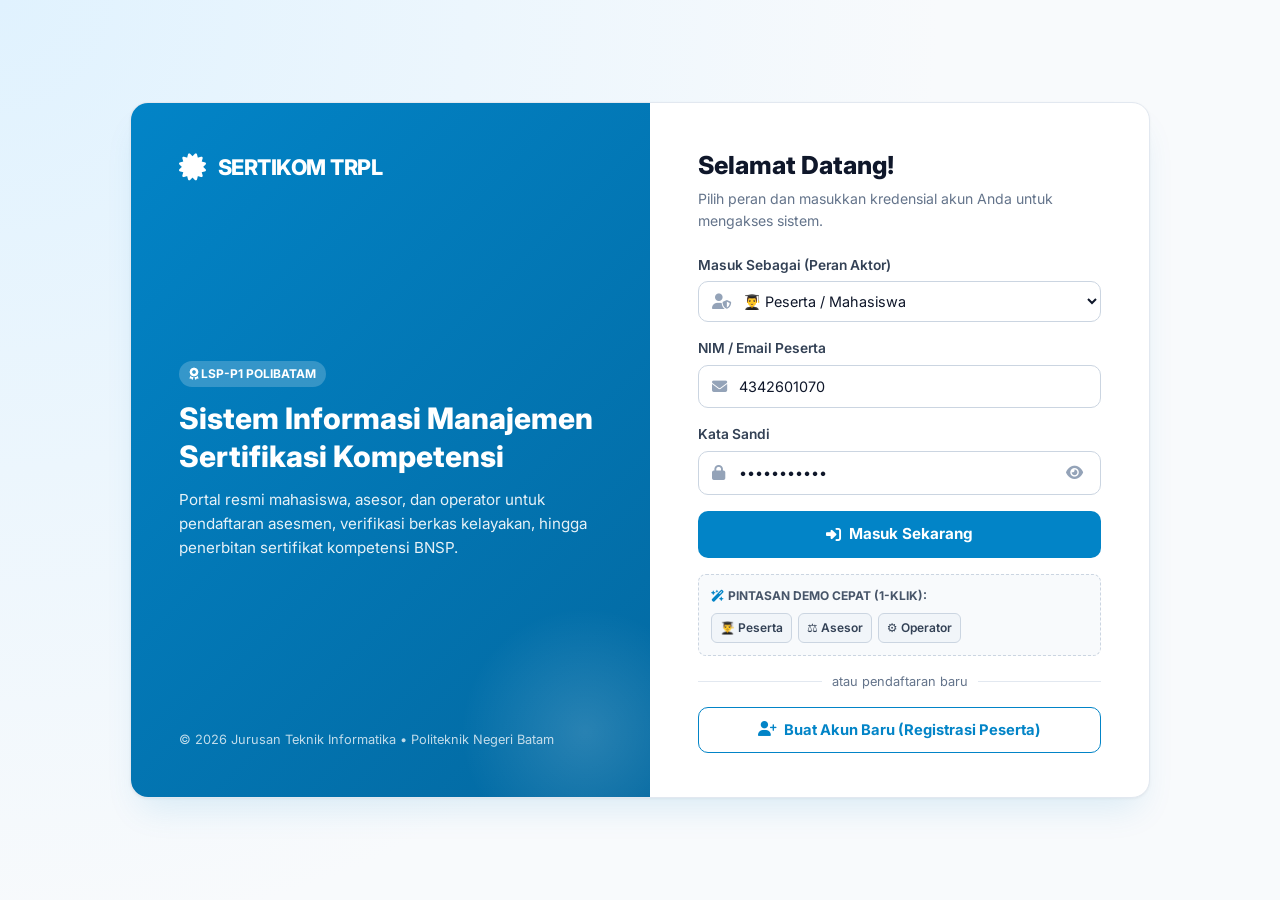
<file: index.html>
<!DOCTYPE html>
<html lang="id">
<head>
    <meta charset="UTF-8">
    <meta name="viewport" content="width=device-width, initial-scale=1.0">
    <title>Sistem Informasi Manajemen Sertikom - Login & Registrasi</title>
    <link href="https://fonts.googleapis.com/css2?family=Inter:wght@300;400;500;600;700;800&display=swap" rel="stylesheet">
    <link rel="stylesheet" href="https://cdnjs.cloudflare.com/ajax/libs/font-awesome/6.5.1/css/all.min.css">
    <link rel="stylesheet" href="style.css">
</head>
<body class="auth-body">

    <div class="login-wrapper">
        <!-- Banner Sisi Kiri -->
        <div class="login-banner">
            <div class="brand-logo">
                <i class="fa-solid fa-certificate fa-lg"></i>
                <span>SERTIKOM TRPL</span>
            </div>
            
            <div style="z-index: 2;">
                <span class="badge" style="background: rgba(255,255,255,0.2); color:#fff; margin-bottom:12px; font-weight:700;">
                    <i class="fa-solid fa-award"></i> LSP-P1 POLIBATAM
                </span>
                <h2 style="font-size: 1.85rem; font-weight: 800; line-height: 1.3; margin-bottom: 12px;">
                    Sistem Informasi Manajemen Sertifikasi Kompetensi
                </h2>
                <p style="font-size: 0.95rem; opacity: 0.9; line-height: 1.6;">
                    Portal resmi mahasiswa, asesor, dan operator untuk pendaftaran asesmen, verifikasi berkas kelayakan, hingga penerbitan sertifikat kompetensi BNSP.
                </p>
            </div>

            <div style="font-size: 0.8rem; opacity: 0.75; z-index: 2;">
                &copy; 2026 Jurusan Teknik Informatika • Politeknik Negeri Batam
            </div>
        </div>

        <!-- Sisi Kanan: Form Container -->
        <div class="login-form-container">
            
            <!-- FORM LOGIN (PESERTA, ASESOR, OPERATOR) -->
            <div id="loginSection">
                <div style="margin-bottom: 24px;">
                    <h3 style="font-size: 1.55rem; font-weight: 800; color: #0f172a;">Selamat Datang!</h3>
                    <p style="font-size: 0.88rem; color: #64748b; margin-top: 4px;">Pilih peran dan masukkan kredensial akun Anda untuk mengakses sistem.</p>
                </div>

                <form id="loginForm">
                    <div class="form-group">
                        <label for="roleSelect">Masuk Sebagai (Peran Aktor)</label>
                        <div class="input-icon-wrapper">
                            <i class="fa-solid fa-user-shield left-icon"></i>
                            <select name="role" id="roleSelect" required onchange="handleRoleChange(this.value)">
                                <option value="peserta" selected>👨‍🎓 Peserta / Mahasiswa</option>
                                <option value="assesor">⚖️ Asesor / Penguji Kompetensi</option>
                                <option value="operator">⚙️ Operator / Admin Jurusan</option>
                            </select>
                        </div>
                    </div>

                    <div class="form-group">
                        <label for="username" id="labelUsername">NIM / Email Peserta</label>
                        <div class="input-icon-wrapper">
                            <i class="fa-solid fa-envelope left-icon"></i>
                            <input type="text" id="username" name="username" value="4342601070" placeholder="Masukkan NIM atau Email" required autocomplete="off">
                        </div>
                    </div>

                    <div class="form-group">
                        <label for="password">Kata Sandi</label>
                        <div class="input-icon-wrapper">
                            <i class="fa-solid fa-lock left-icon"></i>
                            <input type="password" id="password" name="password" value="password123" placeholder="Masukkan kata sandi" required>
                            <i class="fa-solid fa-eye toggle-password" onclick="togglePassword('password', this)" title="Tampilkan/Sembunyikan Sandi"></i>
                        </div>
                    </div>

                    <button type="submit" class="btn-primary" style="margin-top: 10px;">
                        <i class="fa-solid fa-right-to-bracket"></i> Masuk Sekarang
                    </button>
                </form>

                <!-- Tombol Masuk Cepat / Quick Demo -->
                <div style="margin-top: 16px; padding: 12px; background: #f8fafc; border: 1px dashed #cbd5e1; border-radius: 8px;">
                    <div style="font-size: 0.75rem; font-weight: 700; color: #475569; margin-bottom: 8px;">
                        <i class="fa-solid fa-wand-magic-sparkles" style="color: #0284c7;"></i> PINTASAN DEMO CEPAT (1-KLIK):
                    </div>
                    <div style="display: flex; gap: 6px; flex-wrap: wrap;">
                        <button type="button" class="btn-secondary" style="font-size:0.75rem; padding: 5px 8px;" onclick="quickLogin('peserta')">
                            👨‍🎓 Peserta
                        </button>
                        <button type="button" class="btn-secondary" style="font-size:0.75rem; padding: 5px 8px;" onclick="quickLogin('assesor')">
                            ⚖️ Asesor
                        </button>
                        <button type="button" class="btn-secondary" style="font-size:0.75rem; padding: 5px 8px;" onclick="quickLogin('operator')">
                            ⚙️ Operator
                        </button>
                    </div>
                </div>

                <div class="divider">
                    <span>atau pendaftaran baru</span>
                </div>

                <!-- Tombol Registrasi bagi Peserta yang belum punya akun -->
                <button type="button" class="btn-outline" onclick="toggleForm('register')">
                    <i class="fa-solid fa-user-plus"></i> Buat Akun Baru (Registrasi Peserta)
                </button>
            </div>

            <!-- FORM REGISTRASI (PESERTA BELUM PUNYA AKUN) -->
            <div id="registerSection" class="hidden">
                <div style="margin-bottom: 20px;">
                    <h3 style="font-size: 1.55rem; font-weight: 800; color: #0f172a;">Pendaftaran Akun</h3>
                    <p style="font-size: 0.88rem; color: #64748b; margin-top: 4px;">Lengkapi data diri calon peserta untuk mendaftar ke sistem sertifikasi.</p>
                </div>

                <form id="registerForm">
                    <div class="form-group">
                        <label for="regFullName">Nama Lengkap</label>
                        <div class="input-icon-wrapper">
                            <i class="fa-solid fa-user left-icon"></i>
                            <input type="text" id="regFullName" name="fullName" placeholder="Contoh: Radja Rafa Alfathir" required autocomplete="off">
                        </div>
                    </div>

                    <div class="form-group">
                        <label for="regNim">NIM (Nomor Induk Mahasiswa)</label>
                        <div class="input-icon-wrapper">
                            <i class="fa-solid fa-id-card left-icon"></i>
                            <input type="text" id="regNim" name="nim" placeholder="Contoh: 4342601065" required autocomplete="off">
                        </div>
                    </div>

                    <div class="form-group">
                        <label for="regEmail">Email Institusi Polibatam</label>
                        <div class="input-icon-wrapper">
                            <i class="fa-solid fa-envelope left-icon"></i>
                            <input type="email" id="regEmail" name="email" placeholder="nama.nim@polibatam.ac.id" required autocomplete="off">
                        </div>
                    </div>

                    <div class="form-group">
                        <label for="regPassword">Kata Sandi</label>
                        <div class="input-icon-wrapper">
                            <i class="fa-solid fa-lock left-icon"></i>
                            <input type="password" id="regPassword" name="regPassword" placeholder="Minimal 6 karakter" required>
                            <i class="fa-solid fa-eye toggle-password" onclick="togglePassword('regPassword', this)" title="Tampilkan/Sembunyikan Sandi"></i>
                        </div>
                    </div>

                    <button type="submit" class="btn-primary" style="margin-top: 8px;">
                        <i class="fa-solid fa-check-circle"></i> Selesaikan Pendaftaran
                    </button>
                </form>

                <p class="switch-form-text">
                    Sudah memiliki akun? <a onclick="toggleForm('login')">Kembali ke Halaman Login</a>
                </p>
            </div>

        </div>
    </div>

    <!-- SCRIPT INTERAKTIF LOGIN & REGISTRASI -->
    <script>
        // Toggle Show/Hide Password
        function togglePassword(inputId, iconElement) {
            const input = document.getElementById(inputId);
            if (input.type === 'password') {
                input.type = 'text';
                iconElement.classList.replace('fa-eye', 'fa-eye-slash');
            } else {
                input.type = 'password';
                iconElement.classList.replace('fa-eye-slash', 'fa-eye');
            }
        }

        // Beralih Antara Login dan Register
        function toggleForm(target) {
            const loginSection = document.getElementById('loginSection');
            const registerSection = document.getElementById('registerSection');

            if (target === 'register') {
                loginSection.classList.add('hidden');
                registerSection.classList.remove('hidden');
            } else {
                registerSection.classList.add('hidden');
                loginSection.classList.remove('hidden');
            }
        }

        // Handle Penyesuaian Label Input sesuai Peran
        function handleRoleChange(role) {
            const label = document.getElementById('labelUsername');
            const username = document.getElementById('username');
            if (role === 'peserta') {
                label.textContent = 'NIM / Email Peserta';
                username.placeholder = 'Masukkan NIM atau Email';
                username.value = '4342601070';
            } else if (role === 'assesor') {
                label.textContent = 'No. Registrasi Asesor / Email';
                username.placeholder = 'Masukkan No. Registrasi Asesor';
                username.value = 'MET.000.002891';
            } else if (role === 'operator') {
                label.textContent = 'Username / NIP Operator';
                username.placeholder = 'Masukkan Username Operator';
                username.value = 'admin.trpl';
            }
        }

        // Fitur Pintasan Cepat (Quick Demo)
        function quickLogin(role) {
            document.getElementById('roleSelect').value = role;
            handleRoleChange(role);
            document.getElementById('loginForm').dispatchEvent(new Event('submit'));
        }

        // Handling Login Submit & Navigasi ke Halaman Masing-Masing Aktor
        document.getElementById('loginForm').addEventListener('submit', function(e) {
            e.preventDefault(); 
            
            const role = document.getElementById('roleSelect').value;
            const username = document.getElementById('username').value;
            
            // Simpan sesi lokal pengguna
            localStorage.setItem('userRole', role);
            localStorage.setItem('username', username);

            if (role === 'peserta') {
                localStorage.setItem('userFullName', 'Maulana Akram Alif');
                localStorage.setItem('userNIM', '4342601070');
            } else if (role === 'assesor') {
                localStorage.setItem('userFullName', 'Dr. Ir. Hendra Gunawan, S.T., M.Kom.');
            } else if (role === 'operator') {
                localStorage.setItem('userFullName', 'Fahrel (Admin LSP TRPL)');
            }

            // Peta URL Halaman Dashboard per Aktor Sesuai Struktur PBL_1
            const dashboardMap = {
                'peserta': 'dashboard_peserta.html',
                'assesor': 'dashboard_assesor.html',
                'operator': 'dashboard_operator.html'
            };

            if (dashboardMap[role]) {
                window.location.href = dashboardMap[role];
            } else {
                alert('Role tidak valid!');
            }
        });

        // Handling Register Submit
        document.getElementById('registerForm').addEventListener('submit', function(e) {
            e.preventDefault();

            const fullName = document.getElementById('regFullName').value;
            const nim = document.getElementById('regNim').value;
            const email = document.getElementById('regEmail').value;

            alert(`Pendaftaran Peserta Berhasil!\n\nNama: ${fullName}\nNIM: ${nim}\nEmail: ${email}\n\nSilakan masuk menggunakan akun Anda.`);
            
            document.getElementById('roleSelect').value = 'peserta';
            handleRoleChange('peserta');
            document.getElementById('username').value = nim;
            
            // Simpan data calon peserta ke localStorage
            localStorage.setItem('userFullName', fullName);
            localStorage.setItem('userNIM', nim);
            localStorage.setItem('userEmail', email);

            toggleForm('login');
        });
    </script>
</body>
</html>
</file>
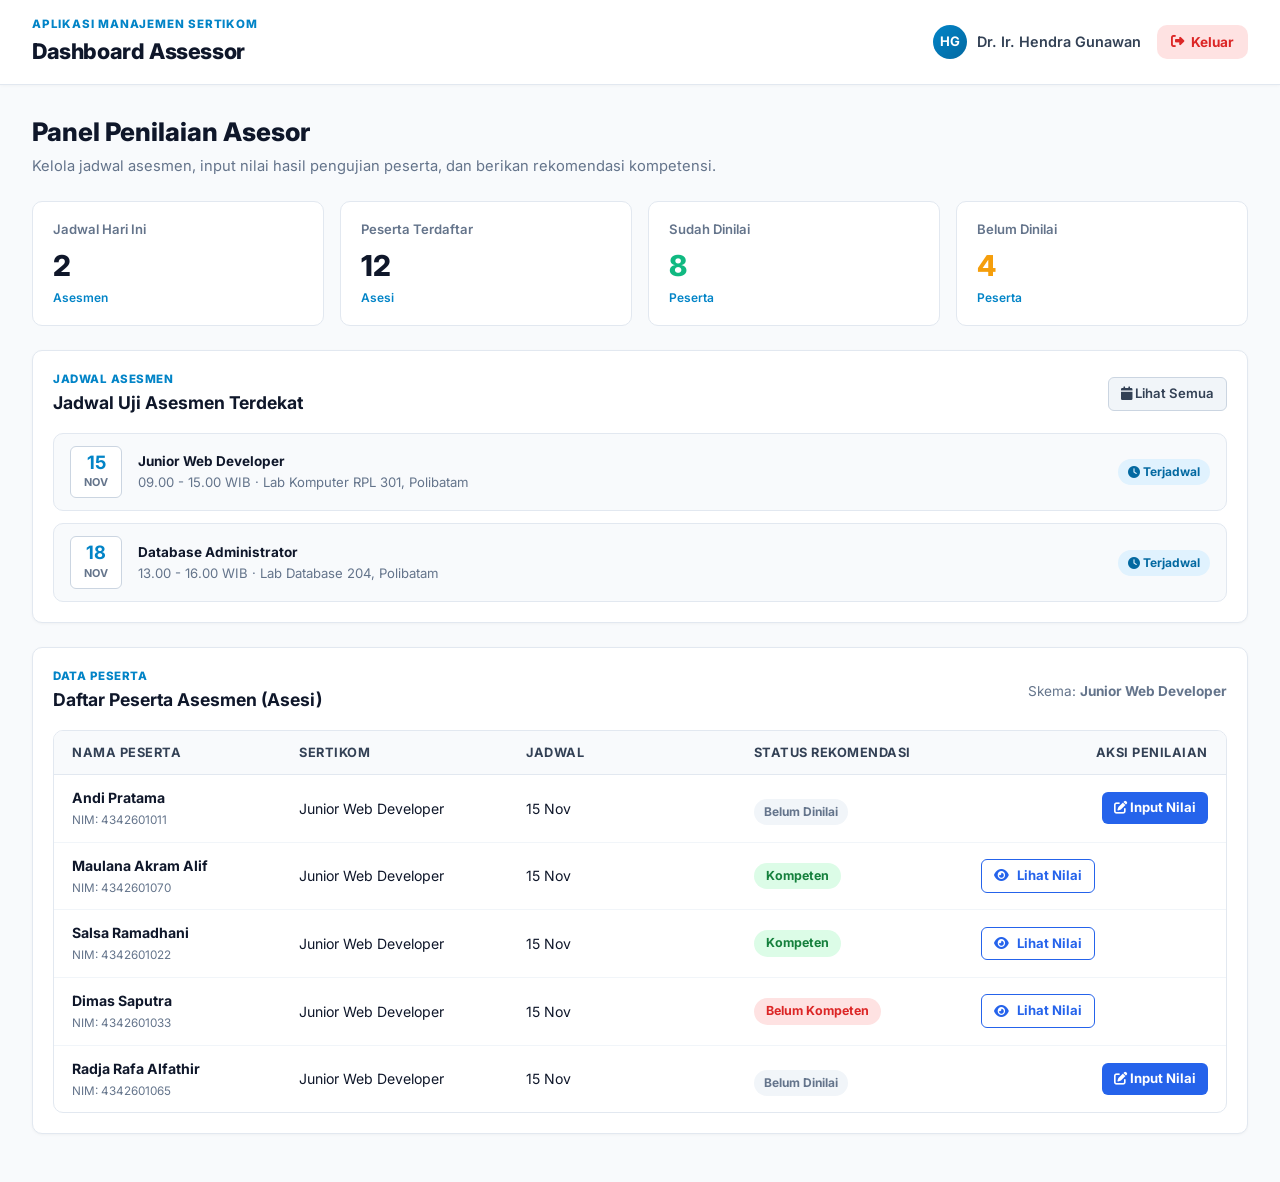
<file: dashboard_assesor.html>
<!DOCTYPE html>
<html lang="id">
<head>
    <meta charset="UTF-8">
    <meta name="viewport" content="width=device-width, initial-scale=1.0">
    <title>Dashboard Assessor - Manajemen Sertikom</title>
    <link href="https://fonts.googleapis.com/css2?family=Inter:wght@300;400;500;600;700;800&display=swap" rel="stylesheet">
    <link rel="stylesheet" href="https://cdnjs.cloudflare.com/ajax/libs/font-awesome/6.5.1/css/all.min.css">
    <link rel="stylesheet" href="style.css">
</head>
<body>

<div class="app">
    <main class="main" style="width:100%; min-height:100vh;">
        <!-- TOPBAR -->
        <header class="topbar">
            <div>
                <span class="top-label">APLIKASI MANAJEMEN SERTIKOM</span>
                <h2 id="pageTitle">Dashboard Assessor</h2>
            </div>

            <div class="top-right">
                <div class="top-user">
                    <div class="avatar small">HG</div>
                    <span id="assessorName">Dr. Ir. Hendra Gunawan</span>
                </div>
                <a href="index.html" class="btn-logout">
                    <i class="fa-solid fa-right-from-bracket"></i> Keluar
                </a>
            </div>
        </header>

        <!-- CONTAINER CONTENT -->
        <div class="container">
            <div class="page-head" style="margin-bottom: 24px;">
                <h1 style="font-size:1.6rem; font-weight:800; color:#0f172a;">Panel Penilaian Asesor</h1>
                <p style="color:#64748b; font-size:0.92rem; margin-top:4px;">Kelola jadwal asesmen, input nilai hasil pengujian peserta, dan berikan rekomendasi kompetensi.</p>
            </div>

            <!-- RINGKASAN STATISTIK (Sesuai Struktur PBL_1) -->
            <div class="role-stats">
                <div class="role-stat">
                    <span>Jadwal Hari Ini</span>
                    <strong>2</strong>
                    <small>Asesmen</small>
                </div>
                <div class="role-stat">
                    <span>Peserta Terdaftar</span>
                    <strong>12</strong>
                    <small>Asesi</small>
                </div>
                <div class="role-stat">
                    <span>Sudah Dinilai</span>
                    <strong style="color:#10b981;" id="statSudahDinilai">8</strong>
                    <small>Peserta</small>
                </div>
                <div class="role-stat">
                    <span>Belum Dinilai</span>
                    <strong style="color:#f59e0b;" id="statBelumDinilai">4</strong>
                    <small>Peserta</small>
                </div>
            </div>

            <!-- JADWAL TERDEKAT -->
            <div class="card" style="margin-bottom: 24px;">
                <div class="card-head">
                    <div>
                        <span class="label">JADWAL ASESMEN</span>
                        <h3>Jadwal Uji Asesmen Terdekat</h3>
                    </div>
                    <button type="button" class="btn-secondary" onclick="alert('Menampilkan seluruh arsip jadwal...')">
                        <i class="fa-solid fa-calendar"></i> Lihat Semua
                    </button>
                </div>

                <div class="assessor-schedule">
                    <div class="schedule-row">
                        <div class="schedule-date"><b>15</b><small>NOV</small></div>
                        <div>
                            <b>Junior Web Developer</b>
                            <div style="font-size:0.82rem; color:#64748b; margin-top:2px;">
                                09.00 - 15.00 WIB · Lab Komputer RPL 301, Polibatam
                            </div>
                        </div>
                        <span class="status blue-status"><i class="fa-solid fa-clock"></i> Terjadwal</span>
                    </div>

                    <div class="schedule-row">
                        <div class="schedule-date"><b>18</b><small>NOV</small></div>
                        <div>
                            <b>Database Administrator</b>
                            <div style="font-size:0.82rem; color:#64748b; margin-top:2px;">
                                13.00 - 16.00 WIB · Lab Database 204, Polibatam
                            </div>
                        </div>
                        <span class="status blue-status"><i class="fa-solid fa-clock"></i> Terjadwal</span>
                    </div>
                </div>
            </div>

            <!-- TABEL DAFTAR PESERTA ASESMEN -->
            <div class="card assessor-table-card">
                <div class="card-head">
                    <div>
                        <span class="label">DATA PESERTA</span>
                        <h3>Daftar Peserta Asesmen (Asesi)</h3>
                    </div>
                    <div style="font-size:0.85rem; color:#64748b;">
                        Skema: <strong>Junior Web Developer</strong>
                    </div>
                </div>

                <div class="simple-table" id="tablePeserta">
                    <div class="simple-row table-title">
                        <span>Nama Peserta</span>
                        <span>Sertikom</span>
                        <span>Jadwal</span>
                        <span>Status Rekomendasi</span>
                        <span style="text-align:right;">Aksi Penilaian</span>
                    </div>

                    <!-- Peserta 1 -->
                    <div class="simple-row" id="row-andi">
                        <span><strong>Andi Pratama</strong><br><small style="color:#64748b;">NIM: 4342601011</small></span>
                        <span>Junior Web Developer</span>
                        <span>15 Nov</span>
                        <span class="status-cell"><span class="badge" style="background:#f1f5f9; color:#64748b;">Belum Dinilai</span></span>
                        <div style="text-align:right;">
                            <button type="button" class="table-btn btn-action" onclick="openScoreForm('Andi Pratama', 'row-andi')">
                                <i class="fa-solid fa-pen-to-square"></i> Input Nilai
                            </button>
                        </div>
                    </div>

                    <!-- Peserta 2 -->
                    <div class="simple-row" id="row-maulana">
                        <span><strong>Maulana Akram Alif</strong><br><small style="color:#64748b;">NIM: 4342601070</small></span>
                        <span>Junior Web Developer</span>
                        <span>15 Nov</span>
                        <span class="status-cell"><span class="status-badge kompeten">Kompeten</span></span>
                        <div style="text-align:right;">
                            <button type="button" class="table-btn btn-action btn-outline" onclick="openViewScore('Maulana Akram Alif', 'Kompeten', 90)">
                                <i class="fa-solid fa-eye"></i> Lihat Nilai
                            </button>
                        </div>
                    </div>

                    <!-- Peserta 3 -->
                    <div class="simple-row" id="row-salsa">
                        <span><strong>Salsa Ramadhani</strong><br><small style="color:#64748b;">NIM: 4342601022</small></span>
                        <span>Junior Web Developer</span>
                        <span>15 Nov</span>
                        <span class="status-cell"><span class="status-badge kompeten">Kompeten</span></span>
                        <div style="text-align:right;">
                            <button type="button" class="table-btn btn-action btn-outline" onclick="openViewScore('Salsa Ramadhani', 'Kompeten', 85)">
                                <i class="fa-solid fa-eye"></i> Lihat Nilai
                            </button>
                        </div>
                    </div>

                    <!-- Peserta 4 -->
                    <div class="simple-row" id="row-dimas">
                        <span><strong>Dimas Saputra</strong><br><small style="color:#64748b;">NIM: 4342601033</small></span>
                        <span>Junior Web Developer</span>
                        <span>15 Nov</span>
                        <span class="status-cell"><span class="status-badge belum-kompeten">Belum Kompeten</span></span>
                        <div style="text-align:right;">
                            <button type="button" class="table-btn btn-action btn-outline" onclick="openViewScore('Dimas Saputra', 'Belum Kompeten', 60)">
                                <i class="fa-solid fa-eye"></i> Lihat Nilai
                            </button>
                        </div>
                    </div>

                    <!-- Peserta 5 -->
                    <div class="simple-row" id="row-radja">
                        <span><strong>Radja Rafa Alfathir</strong><br><small style="color:#64748b;">NIM: 4342601065</small></span>
                        <span>Junior Web Developer</span>
                        <span>15 Nov</span>
                        <span class="status-cell"><span class="badge" style="background:#f1f5f9; color:#64748b;">Belum Dinilai</span></span>
                        <div style="text-align:right;">
                            <button type="button" class="table-btn btn-action" onclick="openScoreForm('Radja Rafa Alfathir', 'row-radja')">
                                <i class="fa-solid fa-pen-to-square"></i> Input Nilai
                            </button>
                        </div>
                    </div>
                </div>
            </div>

            <!-- MODAL 1: INPUT NILAI (Sesuai Struktur PBL_1) -->
            <div id="scorePanel" class="modal-panel">
                <div class="modal-card">
                    <div class="modal-head">
                        <div>
                            <span class="label">FORM PENILAIAN ASESI</span>
                            <h2 id="scoreStudent" style="font-size:1.25rem; font-weight:800; color:#0f172a;">Input Nilai Peserta</h2>
                        </div>
                        <button type="button" class="close-btn" onclick="closeScoreForm()">&times;</button>
                    </div>

                    <form class="modal-body" style="margin-top: 18px;" onsubmit="saveScore(event)">
                        <div class="form-group" style="margin-bottom: 16px;">
                            <label for="scoreTheory" style="font-weight: 600;">Nilai Akhir Asesmen (0 - 100) *</label>
                            <input id="scoreTheory" class="no-icon" type="number" min="0" max="100" placeholder="Contoh: 85" required>
                        </div>

                        <div class="form-group" style="margin-bottom: 20px;">
                            <label for="scoreResult" style="font-weight: 600;">Keputusan Rekomendasi Hasil *</label>
                            <select id="scoreResult" class="no-icon" required>
                                <option value="Kompeten">KOMPETEN (K)</option>
                                <option value="Belum Kompeten">BELUM KOMPETEN (BK)</option>
                            </select>
                        </div>

                        <div class="form-group" style="margin-bottom: 20px;">
                            <label for="scoreNotes" style="font-weight: 600;">Catatan Observasi Asesor</label>
                            <textarea id="scoreNotes" class="no-icon" rows="2" placeholder="Peserta menguasai unit kompetensi dengan baik..."></textarea>
                        </div>

                        <button type="submit" class="btn-primary">
                            <i class="fa-solid fa-floppy-disk"></i> Simpan Hasil Penilaian
                        </button>
                    </form>
                </div>
            </div>

            <!-- MODAL 2: LIHAT NILAI (Sesuai Struktur PBL_1) -->
            <div id="viewScorePanel" class="modal-panel">
                <div class="modal-card">
                    <div class="modal-head">
                        <div>
                            <span class="label">HASIL PENILAIAN</span>
                            <h2 id="viewStudentName" style="font-size:1.25rem; font-weight:800; color:#0f172a;">Detail Nilai Peserta</h2>
                        </div>
                        <button type="button" class="close-btn" onclick="closeViewScore()">&times;</button>
                    </div>

                    <div style="margin: 20px 0;">
                        <div class="view-score-grid" style="display:grid; grid-template-columns:1fr 1fr; gap:14px; margin-bottom:16px;">
                            <div class="detail-item" style="background:#f8fafc; border:1px solid #e2e8f0; padding:14px; border-radius:8px;">
                                <small style="color:#64748b; font-weight:600;">Skor Asesmen</small>
                                <strong id="viewStudentScore" style="font-size:1.8rem; color:#0284c7; display:block; margin-top:4px;">85</strong>
                            </div>
                            <div class="detail-item" style="background:#f8fafc; border:1px solid #e2e8f0; padding:14px; border-radius:8px;">
                                <small style="color:#64748b; font-weight:600;">Keputusan</small>
                                <strong id="viewStudentResult" style="font-size:1.15rem; color:#10b981; display:block; margin-top:8px;">Kompeten</strong>
                            </div>
                        </div>

                        <div style="background:#f1f5f9; padding:12px; border-radius:8px; font-size:0.85rem; color:#475569;">
                            <i class="fa-solid fa-circle-check" style="color:#10b981;"></i> Status telah tervalidasi dan siap diterbitkan sertifikat resmi.
                        </div>
                    </div>

                    <button type="button" class="btn-secondary" style="width:100%; padding:10px;" onclick="closeViewScore()">
                        Tutup Jendela
                    </button>
                </div>
            </div>

        </div>
    </main>
</div>

<script>
    let activeStudent = '';
    let activeRowId = '';

    function openScoreForm(studentName, rowId) {
        activeStudent = studentName;
        activeRowId = rowId;
        document.getElementById('scoreStudent').textContent = 'Input Nilai: ' + studentName;
        document.getElementById('scoreTheory').value = '';
        document.getElementById('scorePanel').classList.add('show');
    }

    function closeScoreForm() {
        document.getElementById('scorePanel').classList.remove('show');
    }

    function saveScore(e) {
        e.preventDefault();
        const score = document.getElementById('scoreTheory').value;
        const result = document.getElementById('scoreResult').value;

        if (!score) {
            alert('Silakan masukkan nilai akhir peserta.');
            return;
        }

        // Perbarui baris tabel secara interaktif
        if (activeRowId) {
            const row = document.getElementById(activeRowId);
            if (row) {
                const statusCell = row.querySelector('.status-cell');
                const actionCell = row.querySelector('div[style*="text-align:right"]');
                
                const isKompeten = result === 'Kompeten';
                const badgeClass = isKompeten ? 'kompeten' : 'belum-kompeten';
                
                statusCell.innerHTML = `<span class="status-badge ${badgeClass}">${result}</span>`;
                actionCell.innerHTML = `
                    <button type="button" class="table-btn btn-action btn-outline" onclick="openViewScore('${activeStudent}', '${result}', ${score})">
                        <i class="fa-solid fa-eye"></i> Lihat Nilai
                    </button>
                `;
            }
        }

        alert(`Hasil penilaian ${activeStudent} berhasil disimpan!\nNilai: ${score}\nKeputusan: ${result}`);
        closeScoreForm();
    }

    function openViewScore(name, result, score) {
        document.getElementById('viewStudentName').textContent = name;
        document.getElementById('viewStudentScore').textContent = score;
        const resEl = document.getElementById('viewStudentResult');
        resEl.textContent = result;
        resEl.style.color = result === 'Kompeten' ? '#10b981' : '#dc2626';
        document.getElementById('viewScorePanel').classList.add('show');
    }

    function closeViewScore() {
        document.getElementById('viewScorePanel').classList.remove('show');
    }
</script>
</body>
</html>
</file>
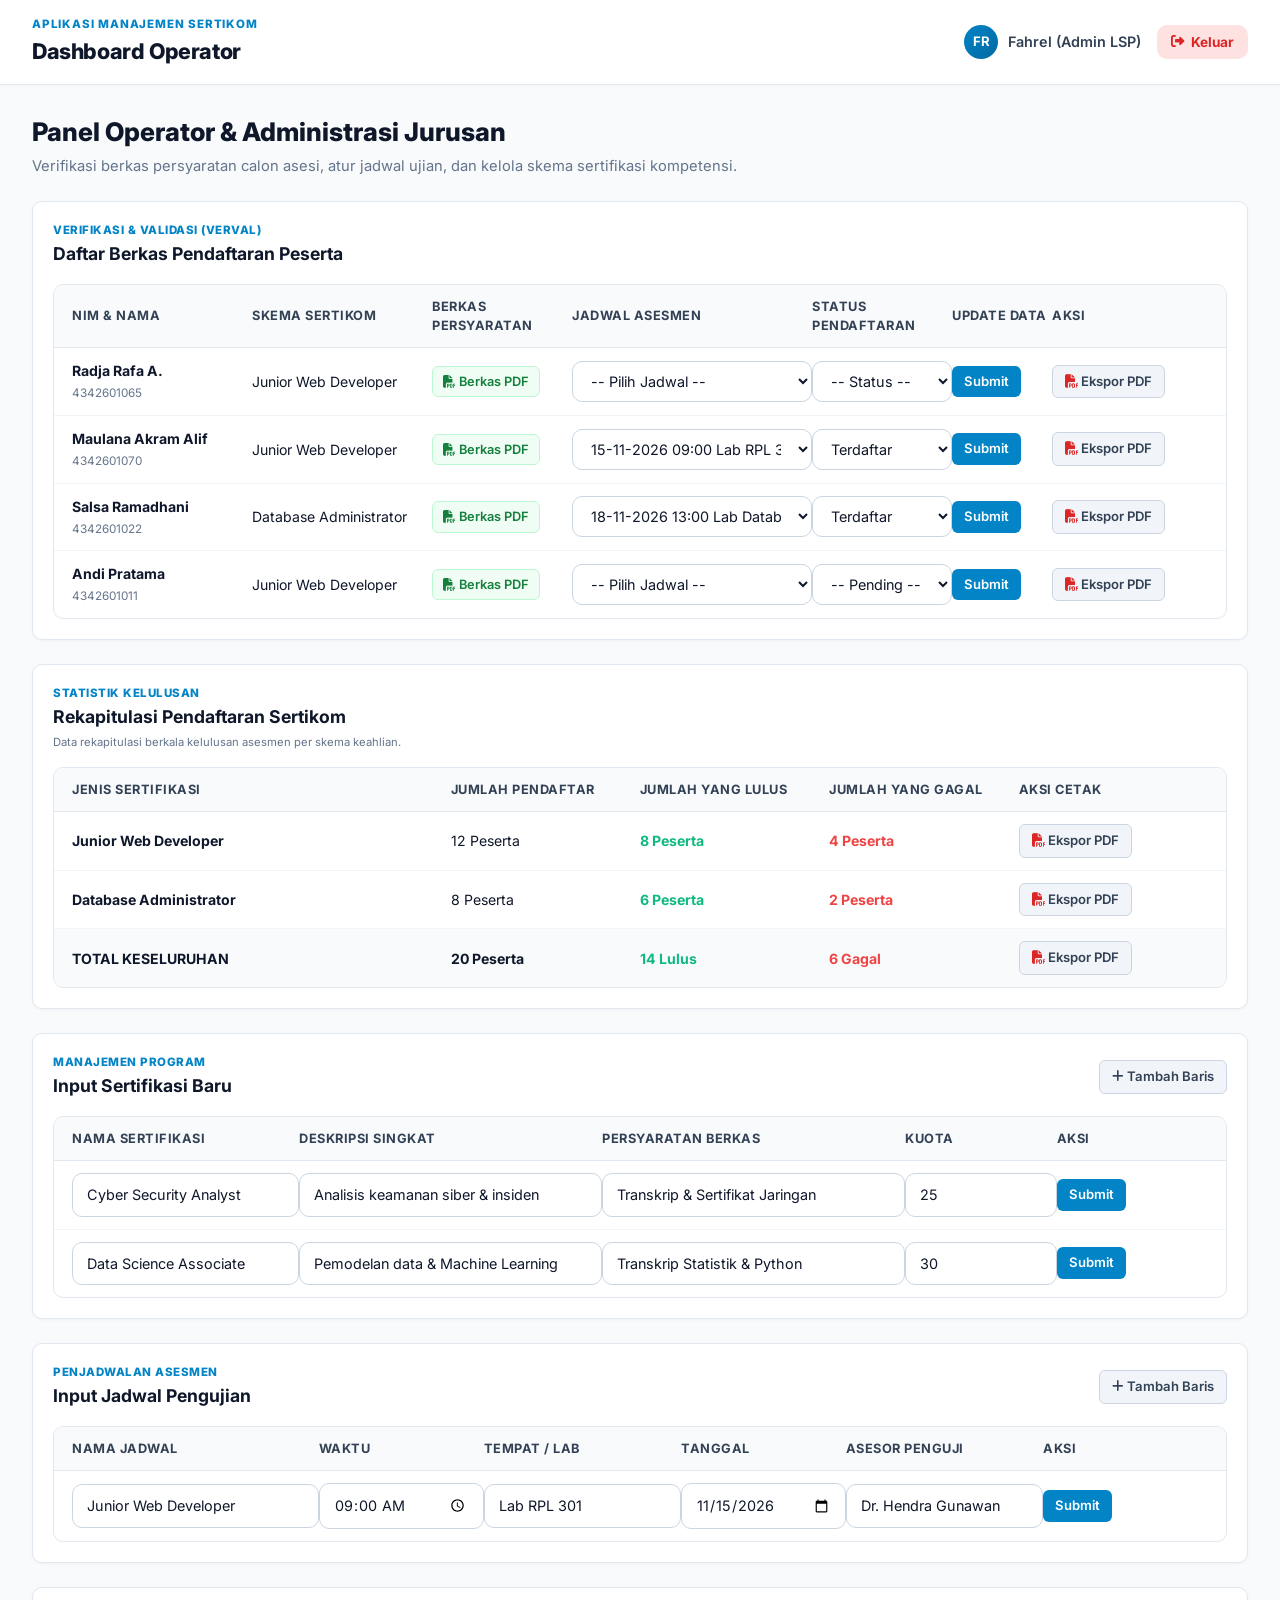
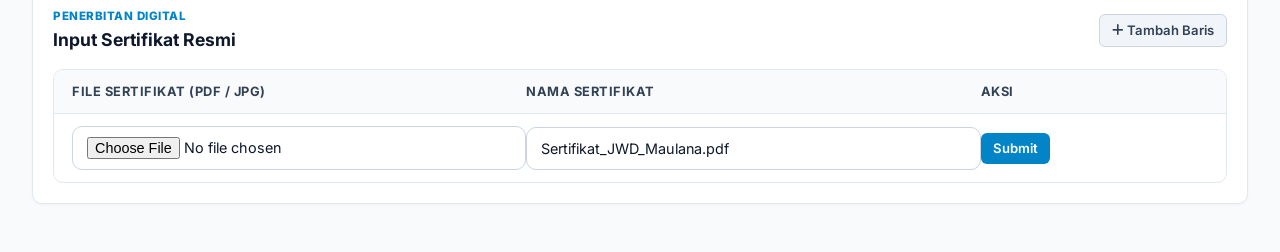
<file: dashboard_operator.html>
<!DOCTYPE html>
<html lang="id">
<head>
    <meta charset="UTF-8">
    <meta name="viewport" content="width=device-width, initial-scale=1.0">
    <title>Dashboard Operator - Manajemen Sertikom</title>
    <link href="https://fonts.googleapis.com/css2?family=Inter:wght@300;400;500;600;700;800&display=swap" rel="stylesheet">
    <link rel="stylesheet" href="https://cdnjs.cloudflare.com/ajax/libs/font-awesome/6.5.1/css/all.min.css">
    <link rel="stylesheet" href="style.css">
</head>
<body>

<div class="app">
    <main class="main" style="width:100%; min-height:100vh;">
        <!-- TOPBAR -->
        <header class="topbar">
            <div>
                <span class="top-label">APLIKASI MANAJEMEN SERTIKOM</span>
                <h2 id="pageTitle">Dashboard Operator</h2>
            </div>

            <div class="top-right">
                <div class="top-user">
                    <div class="avatar small">FR</div>
                    <span>Fahrel (Admin LSP)</span>
                </div>
                <a href="index.html" class="btn-logout">
                    <i class="fa-solid fa-right-from-bracket"></i> Keluar
                </a>
            </div>
        </header>

        <!-- CONTAINER CONTENT -->
        <div class="container" style="max-width: 1480px;">
            <div class="page-head" style="margin-bottom: 24px;">
                <h1 style="font-size:1.6rem; font-weight:800; color:#0f172a;">Panel Operator & Administrasi Jurusan</h1>
                <p style="color:#64748b; font-size:0.92rem; margin-top:4px;">Verifikasi berkas persyaratan calon asesi, atur jadwal ujian, dan kelola skema sertifikasi kompetensi.</p>
            </div>

            <!-- 1. TABEL VERIFIKASI BERKAS PESERTA (VERVAL) -->
            <div class="card" style="margin-bottom: 24px;">
                <div class="card-head">
                    <div>
                        <span class="label">VERIFIKASI & VALIDASI (VERVAL)</span>
                        <h3>Daftar Berkas Pendaftaran Peserta</h3>
                    </div>
                </div>

                <div class="simple-table table-verifikasi">
                    <div class="simple-row table-title">
                        <span>NIM & Nama</span>
                        <span>Skema Sertikom</span>
                        <span>Berkas Persyaratan</span>
                        <span>Jadwal Asesmen</span>
                        <span>Status Pendaftaran</span>
                        <span>Update Data</span>
                        <span>Aksi</span>
                    </div>

                    <!-- Row 1: Radja Rafa -->
                    <div class="simple-row" id="row-1">
                        <div>
                            <strong>Radja Rafa A.</strong><br>
                            <small style="color:#64748b;">4342601065</small>
                        </div>
                        <span>Junior Web Developer</span>
                        <div class="action-group">
                            <button class="btn-action-view" onclick="previewFile('Berkas_Radja.pdf')">
                                <i class="fa-solid fa-file-pdf"></i> Berkas PDF
                            </button>
                        </div>
                        <div>
                            <select class="no-icon">
                                <option value="" disabled selected>-- Pilih Jadwal --</option>
                                <option value="1">15-11-2026 09:00 Lab RPL 301</option>
                                <option value="2">18-11-2026 13:00 Lab Komputer B</option>
                            </select>
                        </div>
                        <div class="action-group">
                            <select class="no-icon">
                                <option value="" disabled selected>-- Status --</option>
                                <option value="Terdaftar">Terdaftar</option>
                                <option value="ditolak">Ditolak</option>
                            </select>
                        </div>
                        <div>
                            <button class="btn-action-approve" onclick="submitDataRow(this)">Submit</button>
                        </div>
                        <span>
                            <button class="btn-secondary" type="button" onclick="exportRekapRow(this)">
                                <i class="fa-solid fa-file-pdf" style="color: #dc2626;"></i> Ekspor PDF
                            </button>
                        </span>
                    </div>

                    <!-- Row 2: Maulana Akram Alif -->
                    <div class="simple-row" id="row-2">
                        <div>
                            <strong>Maulana Akram Alif</strong><br>
                            <small style="color:#64748b;">4342601070</small>
                        </div>
                        <span>Junior Web Developer</span>
                        <div class="action-group">
                            <button class="btn-action-view" onclick="previewFile('Berkas_Maulana.pdf')">
                                <i class="fa-solid fa-file-pdf"></i> Berkas PDF
                            </button>
                        </div>
                        <div>
                            <select class="no-icon">
                                <option value="1" selected>15-11-2026 09:00 Lab RPL 301</option>
                                <option value="2">18-11-2026 13:00 Lab Komputer B</option>
                            </select>
                        </div>
                        <div class="action-group">
                            <select class="no-icon">
                                <option value="Terdaftar" selected>Terdaftar</option>
                                <option value="ditolak">Ditolak</option>
                            </select>
                        </div>
                        <div>
                            <button class="btn-action-approve" onclick="submitDataRow(this)">Submit</button>
                        </div>
                        <span>
                            <button class="btn-secondary" type="button" onclick="exportRekapRow(this)">
                                <i class="fa-solid fa-file-pdf" style="color: #dc2626;"></i> Ekspor PDF
                            </button>
                        </span>
                    </div>

                    <!-- Row 3: Salsa Ramadhani -->
                    <div class="simple-row" id="row-3">
                        <div>
                            <strong>Salsa Ramadhani</strong><br>
                            <small style="color:#64748b;">4342601022</small>
                        </div>
                        <span>Database Administrator</span>
                        <div class="action-group">
                            <button class="btn-action-view" onclick="previewFile('Berkas_Salsa.pdf')">
                                <i class="fa-solid fa-file-pdf"></i> Berkas PDF
                            </button>
                        </div>
                        <div>
                            <select class="no-icon">
                                <option value="1">18-11-2026 13:00 Lab Database 204</option>
                                <option value="2">20-11-2026 09:00 Lab Komputer A</option>
                            </select>
                        </div>
                        <div class="action-group">
                            <select class="no-icon">
                                <option value="Terdaftar" selected>Terdaftar</option>
                                <option value="ditolak">Ditolak</option>
                            </select>
                        </div>
                        <div>
                            <button class="btn-action-approve" onclick="submitDataRow(this)">Submit</button>
                        </div>
                        <span>
                            <button class="btn-secondary" type="button" onclick="exportRekapRow(this)">
                                <i class="fa-solid fa-file-pdf" style="color: #dc2626;"></i> Ekspor PDF
                            </button>
                        </span>
                    </div>

                    <!-- Row 4: Andi Pratama -->
                    <div class="simple-row" id="row-4">
                        <div>
                            <strong>Andi Pratama</strong><br>
                            <small style="color:#64748b;">4342601011</small>
                        </div>
                        <span>Junior Web Developer</span>
                        <div class="action-group">
                            <button class="btn-action-view" onclick="previewFile('Berkas_Andi.pdf')">
                                <i class="fa-solid fa-file-pdf"></i> Berkas PDF
                            </button>
                        </div>
                        <div>
                            <select class="no-icon">
                                <option value="" disabled selected>-- Pilih Jadwal --</option>
                                <option value="1">15-11-2026 09:00 Lab RPL 301</option>
                            </select>
                        </div>
                        <div class="action-group">
                            <select class="no-icon">
                                <option value="" disabled selected>-- Pending --</option>
                                <option value="Terdaftar">Terdaftar</option>
                                <option value="ditolak">Ditolak</option>
                            </select>
                        </div>
                        <div>
                            <button class="btn-action-approve" onclick="submitDataRow(this)">Submit</button>
                        </div>
                        <span>
                            <button class="btn-secondary" type="button" onclick="exportRekapRow(this)">
                                <i class="fa-solid fa-file-pdf" style="color: #dc2626;"></i> Ekspor PDF
                            </button>
                        </span>
                    </div>
                </div>
            </div>

            <!-- 2. REKAPITULASI PENDAFTARAN -->
            <div class="card" style="margin-bottom: 24px;">
                <div class="card-head">
                    <div>
                        <span class="label">STATISTIK KELULUSAN</span>
                        <h3>Rekapitulasi Pendaftaran Sertikom</h3>
                        <small style="color:#64748b;">Data rekapitulasi berkala kelulusan asesmen per skema keahlian.</small>
                    </div>
                </div>

                <div class="simple-table table-rekap" id="table-rekap-pendaftaran">
                    <div class="simple-row table-title">
                        <span>Jenis Sertifikasi</span>
                        <span>Jumlah Pendaftar</span>
                        <span>Jumlah Yang Lulus</span>
                        <span>Jumlah Yang Gagal</span>
                        <span>Aksi Cetak</span>
                    </div>
                    <div class="simple-row">
                        <span><strong>Junior Web Developer</strong></span>
                        <span>12 Peserta</span>
                        <span style="color:#10b981; font-weight:700;">8 Peserta</span>
                        <span style="color:#ef4444; font-weight:700;">4 Peserta</span>
                        <span>
                            <button class="btn-secondary" type="button" onclick="exportRekapRow(this)">
                                <i class="fa-solid fa-file-pdf" style="color: #dc2626;"></i> Ekspor PDF
                            </button>
                        </span>
                    </div>
                    <div class="simple-row">
                        <span><strong>Database Administrator</strong></span>
                        <span>8 Peserta</span>
                        <span style="color:#10b981; font-weight:700;">6 Peserta</span>
                        <span style="color:#ef4444; font-weight:700;">2 Peserta</span>
                        <span>
                            <button class="btn-secondary" type="button" onclick="exportRekapRow(this)">
                                <i class="fa-solid fa-file-pdf" style="color: #dc2626;"></i> Ekspor PDF
                            </button>
                        </span>
                    </div>
                    <div class="simple-row" style="background:#f8fafc; font-weight:700;">
                        <span>TOTAL KESELURUHAN</span>
                        <span>20 Peserta</span>
                        <span style="color:#10b981;">14 Lulus</span>
                        <span style="color:#ef4444;">6 Gagal</span>
                        <span>
                            <button class="btn-secondary" type="button" onclick="exportRekapRow(this)">
                                <i class="fa-solid fa-file-pdf" style="color: #dc2626;"></i> Ekspor PDF
                            </button>
                        </span>
                    </div>
                </div>
            </div>

            <!-- 3. INPUT SERTIFIKASI (TAMBAH SKEMA) -->
            <div class="card" style="margin-bottom: 24px;">
                <div class="card-head">
                    <div>
                        <span class="label">MANAJEMEN PROGRAM</span>
                        <h3>Input Sertifikasi Baru</h3>
                    </div>
                    <div>
                        <button class="btn-secondary" type="button" onclick="addDataRow('sertifikasi')">
                            <i class="fa-solid fa-plus"></i> Tambah Baris
                        </button>
                    </div>
                </div>

                <div class="simple-table table-input-sertifikasi" id="table-sertifikasi">
                    <div class="simple-row table-title">
                        <span>Nama Sertifikasi</span>
                        <span>Deskripsi Singkat</span>
                        <span>Persyaratan Berkas</span>
                        <span>Kuota</span>
                        <span>Aksi</span>
                    </div>

                    <div class="simple-row">
                        <span><input type="text" class="no-icon" value="Cyber Security Analyst" placeholder="Nama Sertifikasi"></span>
                        <span><input type="text" class="no-icon" value="Analisis keamanan siber & insiden" placeholder="Deskripsi"></span>
                        <span><input type="text" class="no-icon" value="Transkrip & Sertifikat Jaringan" placeholder="Persyaratan"></span>
                        <span><input type="number" class="no-icon" value="25" min="0"></span>
                        <span><button class="btn-action-approve" type="button" onclick="submitDataRow(this)">Submit</button></span>
                    </div>

                    <div class="simple-row">
                        <span><input type="text" class="no-icon" value="Data Science Associate" placeholder="Nama Sertifikasi"></span>
                        <span><input type="text" class="no-icon" value="Pemodelan data & Machine Learning" placeholder="Deskripsi"></span>
                        <span><input type="text" class="no-icon" value="Transkrip Statistik & Python" placeholder="Persyaratan"></span>
                        <span><input type="number" class="no-icon" value="30" min="0"></span>
                        <span><button class="btn-action-approve" type="button" onclick="submitDataRow(this)">Submit</button></span>
                    </div>
                </div>
            </div>

            <!-- 4. INPUT JADWAL ASESMEN -->
            <div class="card" style="margin-bottom: 24px;">
                <div class="card-head">
                    <div>
                        <span class="label">PENJADWALAN ASESMEN</span>
                        <h3>Input Jadwal Pengujian</h3>
                    </div>
                    <div>
                        <button class="btn-secondary" type="button" onclick="addDataRow('jadwal')">
                            <i class="fa-solid fa-plus"></i> Tambah Baris
                        </button>
                    </div>
                </div>

                <div class="simple-table table-input-jadwal" id="table-jadwal">
                    <div class="simple-row table-title">
                        <span>Nama Jadwal</span>
                        <span>Waktu</span>
                        <span>Tempat / Lab</span>
                        <span>Tanggal</span>
                        <span>Asesor Penguji</span>
                        <span>Aksi</span>
                    </div>

                    <div class="simple-row">
                        <span><input type="text" class="no-icon" value="Junior Web Developer"></span>
                        <span><input type="time" class="no-icon" value="09:00"></span>
                        <span><input type="text" class="no-icon" value="Lab RPL 301"></span>
                        <span><input type="date" class="no-icon" value="2026-11-15"></span>
                        <span><input type="text" class="no-icon" value="Dr. Hendra Gunawan"></span>
                        <span><button class="btn-action-approve" type="button" onclick="submitDataRow(this)">Submit</button></span>
                    </div>
                </div>
            </div>

            <!-- 5. UPLOAD & INPUT SERTIFIKAT -->
            <div class="card">
                <div class="card-head">
                    <div>
                        <span class="label">PENERBITAN DIGITAL</span>
                        <h3>Input Sertifikat Resmi</h3>
                    </div>
                    <div>
                        <button class="btn-secondary" type="button" onclick="addDataRow('sertifikat')">
                            <i class="fa-solid fa-plus"></i> Tambah Baris
                        </button>
                    </div>
                </div>

                <div class="simple-table table-input-sertifikat" id="table-sertifikat">
                    <div class="simple-row table-title">
                        <span>File Sertifikat (PDF / JPG)</span>
                        <span>Nama Sertifikat</span>
                        <span>Aksi</span>
                    </div>

                    <div class="simple-row">
                        <span><input type="file" class="no-icon" accept=".pdf,.jpg,.jpeg,.png"></span>
                        <span><input type="text" class="no-icon" value="Sertifikat_JWD_Maulana.pdf"></span>
                        <span><button class="btn-action-approve" type="button" onclick="submitDataRow(this)">Submit</button></span>
                    </div>
                </div>
            </div>

        </div>
    </main>
</div>

<script src="dashboard_operator.js"></script>
</body>
</html>
</file>
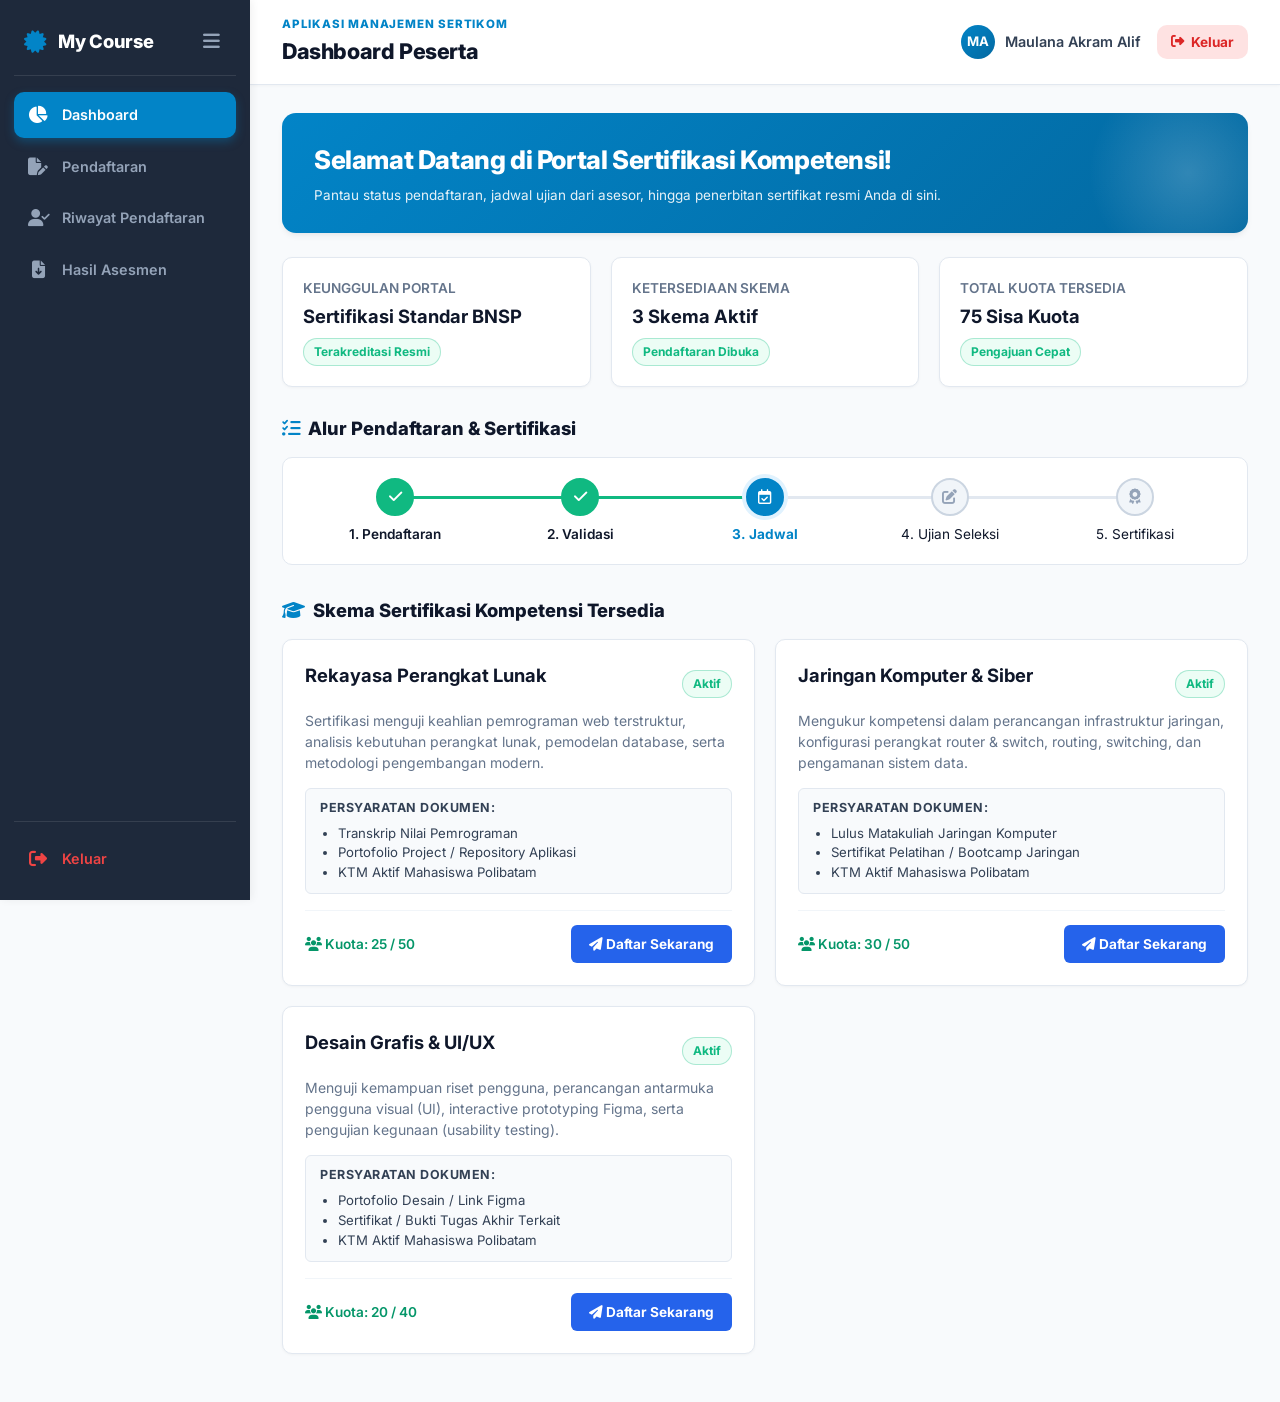
<file: dashboard_peserta.html>
<!DOCTYPE html>
<html lang="id">
<head>
    <meta charset="UTF-8">
    <meta name="viewport" content="width=device-width, initial-scale=1.0">
    <title>Dashboard Peserta - Manajemen Sertikom</title>
    <link href="https://fonts.googleapis.com/css2?family=Inter:wght@300;400;500;600;700;800&display=swap" rel="stylesheet">
    <link rel="stylesheet" href="https://cdnjs.cloudflare.com/ajax/libs/font-awesome/6.5.1/css/all.min.css">
    <link rel="stylesheet" href="style.css">
</head>
<body>

    <div class="app">
        <!-- SIDEBAR NAVIGASI PESERTA (Sesuai Struktur PBL_1) -->
        <aside class="sidebar" id="sidebar">
            <div>
                <div class="brand">
                    <div class="brand-title">
                        <i class="fa-solid fa-certificate fa-lg"></i>
                        <span class="brand-text">My Course</span>
                    </div>
                    <button type="button" id="sidebar-toggle" title="Buka/Tutup Sidebar">
                        <i class="fa-solid fa-bars"></i>
                    </button>
                </div>
                
                <ul class="menu-list">
                    <li class="menu-item active" id="menu-dashboard">
                        <a href="dashboard_peserta.html">
                            <i class="fa-solid fa-chart-pie"></i> 
                            <span class="menu-text">Dashboard</span>
                        </a>
                    </li>
                    <li class="menu-item" id="menu-pendaftaran">
                        <a href="pendaftaran_sertikom.html">
                            <i class="fa-solid fa-file-pen"></i> 
                            <span class="menu-text">Pendaftaran</span>
                        </a>
                    </li>
                    <li class="menu-item" id="menu-hasil">
                        <a href="hasil_seleksi.html">
                            <i class="fa-solid fa-user-check"></i> 
                            <span class="menu-text">Riwayat Pendaftaran</span>
                        </a>
                    </li>
                    <li class="menu-item" id="menu-sertifikat">
                        <a href="sertifikat_saya.html">
                            <i class="fa-solid fa-file-arrow-down"></i> 
                            <span class="menu-text">Hasil Asesmen</span>
                        </a>
                    </li>
                </ul>
            </div>

            <div class="menu-item logout-item">
                <a href="index.html" onclick="logout()">
                    <i class="fa-solid fa-right-from-bracket"></i> 
                    <span class="menu-text">Keluar</span>
                </a>
            </div>
        </aside>

        <!-- MAIN CONTENT -->
        <div class="main-content">
            <!-- TOPBAR -->
            <header class="topbar">
                <div>
                    <span class="top-label">APLIKASI MANAJEMEN SERTIKOM</span>
                    <h2 id="pageTitle">Dashboard Peserta</h2>
                </div>
                <div class="top-right">
                    <div class="top-user">
                        <div class="avatar small" id="userAvatar">MA</div>
                        <span id="userName">Maulana Akram Alif</span>
                    </div>
                    <a href="index.html" class="btn-logout" onclick="logout()">
                        <i class="fa-solid fa-right-from-bracket"></i> Keluar
                    </a>
                </div>
            </header>

            <!-- CONTAINER ISI DASHBOARD PESERTA -->
            <div class="container">
                <!-- Welcome Card -->
                <div class="welcome-card">
                    <h2>Selamat Datang di Portal Sertifikasi Kompetensi!</h2>
                    <p style="margin-top: 6px; opacity: 0.9;">
                        Pantau status pendaftaran, jadwal ujian dari asesor, hingga penerbitan sertifikat resmi Anda di sini.
                    </p>
                </div>

                <!-- Ringkasan Statistik -->
                <div class="stats-grid">
                    <div class="card">
                        <div style="font-size:0.85rem; color:#64748b; font-weight:600;">KEUNGGULAN PORTAL</div>
                        <div style="font-size:1.15rem; font-weight:700; margin-top:4px;">Sertifikasi Standar BNSP</div>
                        <span class="badge badge-success">Terakreditasi Resmi</span>
                    </div>
                    <div class="card">
                        <div style="font-size:0.85rem; color:#64748b; font-weight:600;">KETERSEDIAAN SKEMA</div>
                        <div style="font-size:1.15rem; font-weight:700; margin-top:4px;">3 Skema Aktif</div>
                        <span class="badge badge-success">Pendaftaran Dibuka</span>
                    </div>
                    <div class="card">
                        <div style="font-size:0.85rem; color:#64748b; font-weight:600;">TOTAL KUOTA TERSEDIA</div>
                        <div style="font-size:1.15rem; font-weight:700; margin-top:4px;">75 Sisa Kuota</div>
                        <span class="badge badge-success">Pengajuan Cepat</span>
                    </div>
                </div>

                <!-- Stepper Alur Pendaftaran & Sertifikasi -->
                <h3 class="section-title"><i class="fa-solid fa-list-check" style="color:#0284c7;"></i> Alur Pendaftaran & Sertifikasi</h3>
                <div class="stepper">
                    <div class="step completed">
                        <div class="step-icon"><i class="fa-solid fa-check"></i></div>
                        <div style="font-size:0.85rem; font-weight:600;">1. Pendaftaran</div>
                    </div>
                    <div class="step completed">
                        <div class="step-icon"><i class="fa-solid fa-check"></i></div>
                        <div style="font-size:0.85rem; font-weight:600;">2. Validasi</div>
                    </div>
                    <div class="step active">
                        <div class="step-icon"><i class="fa-regular fa-calendar-check"></i></div>
                        <div style="font-size:0.85rem; font-weight:700; color:#0284c7;">3. Jadwal</div>
                    </div>
                    <div class="step">
                        <div class="step-icon"><i class="fa-solid fa-pen-to-square"></i></div>
                        <div style="font-size:0.85rem;">4. Ujian Seleksi</div>
                    </div>
                    <div class="step">
                        <div class="step-icon"><i class="fa-solid fa-award"></i></div>
                        <div style="font-size:0.85rem;">5. Sertifikasi</div>
                    </div>
                </div>

                <!-- Daftar Jenis Sertikom yang Tersedia -->
                <h3 class="section-title" style="margin-top: 32px;"><i class="fa-solid fa-graduation-cap" style="color:#0284c7;"></i> Skema Sertifikasi Kompetensi Tersedia</h3>
                <div class="scheme-grid">
                    
                    <!-- Card 1: Rekayasa Perangkat Lunak -->
                    <div class="scheme-card">
                        <div>
                            <div class="scheme-header">
                                <div class="scheme-title">Rekayasa Perangkat Lunak</div>
                                <span class="badge badge-success">Aktif</span>
                            </div>
                            <div class="scheme-desc">
                                Sertifikasi menguji keahlian pemrograman web terstruktur, analisis kebutuhan perangkat lunak, pemodelan database, serta metodologi pengembangan modern.
                            </div>
                            <div class="scheme-requirements">
                                <h5>Persyaratan Dokumen:</h5>
                                <ul>
                                    <li>Transkrip Nilai Pemrograman</li>
                                    <li>Portofolio Project / Repository Aplikasi</li>
                                    <li>KTM Aktif Mahasiswa Polibatam</li>
                                </ul>
                            </div>
                        </div>
                        <div class="scheme-footer">
                            <div class="quota-info"><i class="fa-solid fa-users"></i> Kuota: 25 / 50</div>
                            <a href="pendaftaran_sertikom.html?skema=Rekayasa%20Perangkat%20Lunak" class="btn-apply">
                                <i class="fa-solid fa-paper-plane"></i> Daftar Sekarang
                            </a>
                        </div>
                    </div>

                    <!-- Card 2: Jaringan Komputer & Siber -->
                    <div class="scheme-card">
                        <div>
                            <div class="scheme-header">
                                <div class="scheme-title">Jaringan Komputer & Siber</div>
                                <span class="badge badge-success">Aktif</span>
                            </div>
                            <div class="scheme-desc">
                                Mengukur kompetensi dalam perancangan infrastruktur jaringan, konfigurasi perangkat router & switch, routing, switching, dan pengamanan sistem data.
                            </div>
                            <div class="scheme-requirements">
                                <h5>Persyaratan Dokumen:</h5>
                                <ul>
                                    <li>Lulus Matakuliah Jaringan Komputer</li>
                                    <li>Sertifikat Pelatihan / Bootcamp Jaringan</li>
                                    <li>KTM Aktif Mahasiswa Polibatam</li>
                                </ul>
                            </div>
                        </div>
                        <div class="scheme-footer">
                            <div class="quota-info"><i class="fa-solid fa-users"></i> Kuota: 30 / 50</div>
                            <a href="pendaftaran_sertikom.html?skema=Jaringan%20Komputer%20%26%20Siber" class="btn-apply">
                                <i class="fa-solid fa-paper-plane"></i> Daftar Sekarang
                            </a>
                        </div>
                    </div>

                    <!-- Card 3: Desain Grafis & UI/UX -->
                    <div class="scheme-card">
                        <div>
                            <div class="scheme-header">
                                <div class="scheme-title">Desain Grafis & UI/UX</div>
                                <span class="badge badge-success">Aktif</span>
                            </div>
                            <div class="scheme-desc">
                                Menguji kemampuan riset pengguna, perancangan antarmuka pengguna visual (UI), interactive prototyping Figma, serta pengujian kegunaan (usability testing).
                            </div>
                            <div class="scheme-requirements">
                                <h5>Persyaratan Dokumen:</h5>
                                <ul>
                                    <li>Portofolio Desain / Link Figma</li>
                                    <li>Sertifikat / Bukti Tugas Akhir Terkait</li>
                                    <li>KTM Aktif Mahasiswa Polibatam</li>
                                </ul>
                            </div>
                        </div>
                        <div class="scheme-footer">
                            <div class="quota-info"><i class="fa-solid fa-users"></i> Kuota: 20 / 40</div>
                            <a href="pendaftaran_sertikom.html?skema=Desain%20Grafis%20%26%20UI%2FUX" class="btn-apply">
                                <i class="fa-solid fa-paper-plane"></i> Daftar Sekarang
                            </a>
                        </div>
                    </div>

                </div>
            </div>
        </div>
    </div>

    <!-- SCRIPT INTERAKTIF -->
    <script>
        // Inisialisasi Nama Pengguna dari localStorage
        const storedName = localStorage.getItem('userFullName') || 'Maulana Akram Alif';
        document.getElementById('userName').textContent = storedName;
        const initials = storedName.split(' ').map(n => n[0]).join('').slice(0, 2).toUpperCase();
        document.getElementById('userAvatar').textContent = initials;

        // Toggle Sidebar
        const sidebar = document.getElementById('sidebar');
        const toggleBtn = document.getElementById('sidebar-toggle');
        if (toggleBtn && sidebar) {
            toggleBtn.addEventListener('click', function() {
                sidebar.classList.toggle('collapsed');
                document.body.classList.toggle('sidebar-collapsed');
            });
        }

        function logout() {
            localStorage.clear();
        }
    </script>
</body>
</html>
</file>
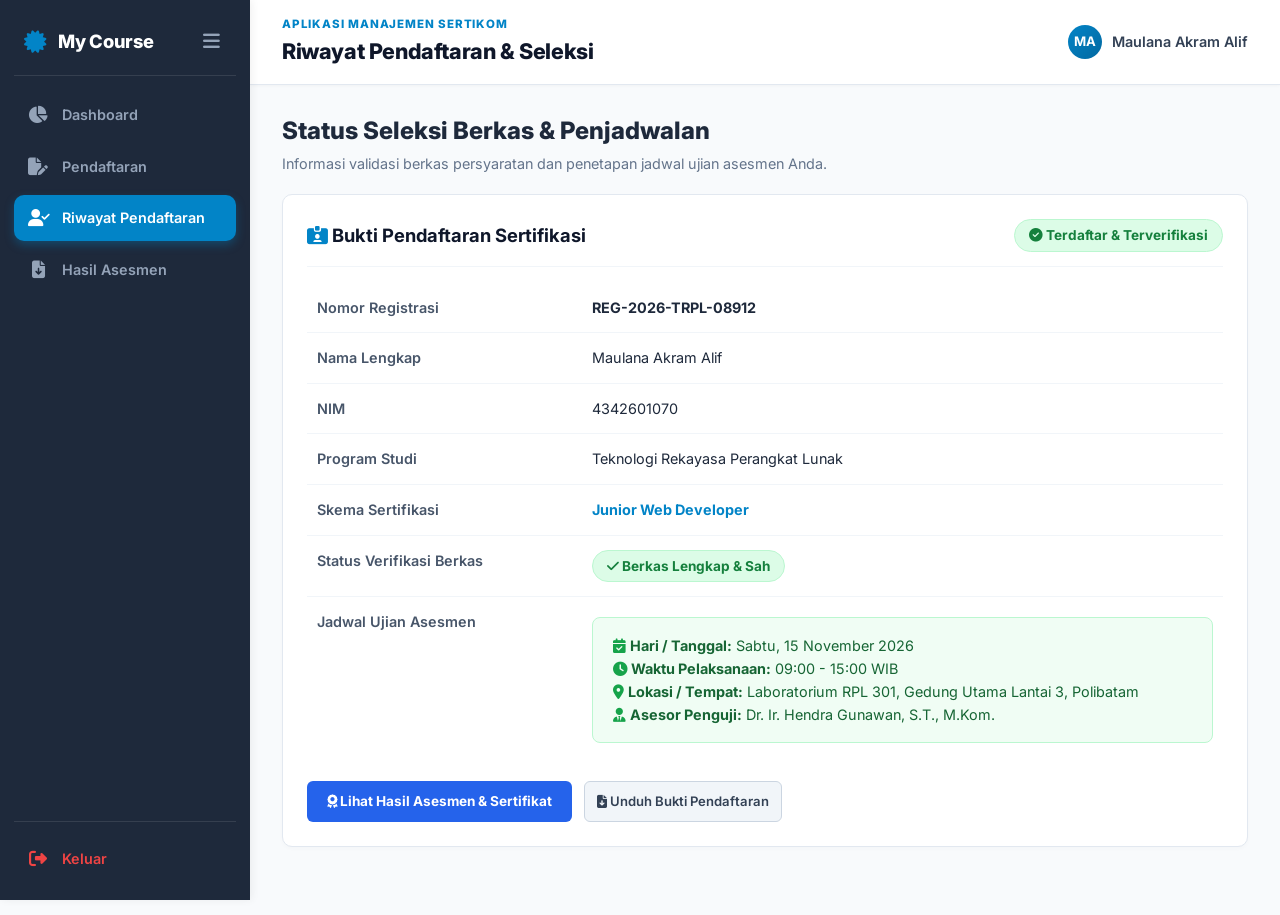
<file: hasil_seleksi.html>
<!DOCTYPE html>
<html lang="id">
<head>
    <meta charset="UTF-8">
    <meta name="viewport" content="width=device-width, initial-scale=1.0">
    <title>Hasil Seleksi & Riwayat Pendaftaran - Manajemen Sertikom</title>
    <link href="https://fonts.googleapis.com/css2?family=Inter:wght@300;400;500;600;700;800&display=swap" rel="stylesheet">
    <link rel="stylesheet" href="https://cdnjs.cloudflare.com/ajax/libs/font-awesome/6.5.1/css/all.min.css">
    <link rel="stylesheet" href="style.css">
    <style>
        .info-card {
            background: #ffffff;
            border-radius: 10px;
            border: 1px solid #e2e8f0;
            padding: 24px;
            box-shadow: 0 2px 4px rgba(0,0,0,0.02);
            margin-bottom: 20px;
        }

        .data-table {
            width: 100%;
            border-collapse: collapse;
        }

        .data-table tr {
            border-bottom: 1px solid #f1f5f9;
        }

        .data-table tr:last-child {
            border-bottom: none;
        }

        .data-table td {
            padding: 14px 10px;
            vertical-align: top;
            font-size: 0.9rem;
        }

        .label-col {
            width: 30%;
            font-weight: 600;
            color: #475569;
        }

        .value-col {
            width: 70%;
            color: #1e293b;
        }

        .badge-status {
            display: inline-block;
            padding: 5px 14px;
            border-radius: 20px;
            font-size: 0.85rem;
            font-weight: 700;
        }

        .badge-pending {
            background-color: #fef3c7;
            color: #d97706;
            border: 1px solid #fde68a;
        }

        .badge-terdaftar {
            background-color: #dcfce7;
            color: #15803d;
            border: 1px solid #bbf7d0;
        }

        .badge-gagal {
            background-color: #fee2e2;
            color: #dc2626;
            border: 1px solid #fecaca;
        }

        .schedule-box {
            background-color: #f8fafc;
            border: 1px dashed #cbd5e1;
            border-radius: 8px;
            padding: 16px 20px;
            margin-top: 6px;
            font-size: 0.9rem;
            color: #334155;
            line-height: 1.6;
        }

        .schedule-active {
            background-color: #f0fdf4;
            border: 1px solid #bbf7d0;
            color: #166534;
        }
    </style>
</head>
<body>

    <div class="app">
        <!-- SIDEBAR -->
        <aside class="sidebar" id="sidebar">
            <div>
                <div class="brand">
                    <div class="brand-title">
                        <i class="fa-solid fa-certificate fa-lg"></i>
                        <span class="brand-text">My Course</span>
                    </div>
                    <button type="button" id="sidebar-toggle" title="Buka/Tutup Sidebar">
                        <i class="fa-solid fa-bars"></i>
                    </button>
                </div>
                
                <ul class="menu-list">
                    <li class="menu-item" id="menu-dashboard">
                        <a href="dashboard_peserta.html">
                            <i class="fa-solid fa-chart-pie"></i> 
                            <span class="menu-text">Dashboard</span>
                        </a>
                    </li>
                    <li class="menu-item" id="menu-pendaftaran">
                        <a href="pendaftaran_sertikom.html">
                            <i class="fa-solid fa-file-pen"></i> 
                            <span class="menu-text">Pendaftaran</span>
                        </a>
                    </li>
                    <li class="menu-item active" id="menu-hasil">
                        <a href="hasil_seleksi.html">
                            <i class="fa-solid fa-user-check"></i> 
                            <span class="menu-text">Riwayat Pendaftaran</span>
                        </a>
                    </li>
                    <li class="menu-item" id="menu-sertifikat">
                        <a href="sertifikat_saya.html">
                            <i class="fa-solid fa-file-arrow-down"></i> 
                            <span class="menu-text">Hasil Asesmen</span>
                        </a>
                    </li>
                </ul>
            </div>

            <div class="menu-item logout-item">
                <a href="index.html">
                    <i class="fa-solid fa-right-from-bracket"></i> 
                    <span class="menu-text">Keluar</span>
                </a>
            </div>
        </aside>

        <!-- MAIN CONTENT -->
        <div class="main-content">
            <header class="topbar">
                <div>
                    <span class="top-label">APLIKASI MANAJEMEN SERTIKOM</span>
                    <h2 id="pageTitle">Riwayat Pendaftaran & Seleksi</h2>
                </div>
                <div class="top-right">
                    <div class="top-user">
                        <div class="avatar small">MA</div>
                        <span>Maulana Akram Alif</span>
                    </div>
                </div>
            </header>

            <div class="container">
                <div class="page-header" style="margin-bottom: 20px;">
                    <h2 style="font-size: 1.5rem; font-weight: 800; color: #1e293b;">Status Seleksi Berkas & Penjadwalan</h2>
                    <p style="color: #64748b; font-size: 0.9rem; margin-top: 4px;">Informasi validasi berkas persyaratan dan penetapan jadwal ujian asesmen Anda.</p>
                </div>

                <div class="info-card">
                    <div style="display:flex; justify-content:space-between; align-items:center; border-bottom:1px solid #f1f5f9; padding-bottom:14px; margin-bottom:16px;">
                        <h3 style="font-size:1.15rem; font-weight:700; color:#0f172a;">
                            <i class="fa-solid fa-id-card-clip" style="color:#0284c7;"></i> Bukti Pendaftaran Sertifikasi
                        </h3>
                        <span class="badge-status badge-terdaftar">
                            <i class="fa-solid fa-circle-check"></i> Terdaftar & Terverifikasi
                        </span>
                    </div>

                    <table class="data-table">
                        <tr>
                            <td class="label-col">Nomor Registrasi</td>
                            <td class="value-col"><strong>REG-2026-TRPL-08912</strong></td>
                        </tr>
                        <tr>
                            <td class="label-col">Nama Lengkap</td>
                            <td class="value-col" id="candName">Maulana Akram Alif</td>
                        </tr>
                        <tr>
                            <td class="label-col">NIM</td>
                            <td class="value-col" id="candNim">4342601070</td>
                        </tr>
                        <tr>
                            <td class="label-col">Program Studi</td>
                            <td class="value-col">Teknologi Rekayasa Perangkat Lunak</td>
                        </tr>
                        <tr>
                            <td class="label-col">Skema Sertifikasi</td>
                            <td class="value-col"><strong style="color:#0284c7;" id="candSchema">Junior Web Developer</strong></td>
                        </tr>
                        <tr>
                            <td class="label-col">Status Verifikasi Berkas</td>
                            <td class="value-col">
                                <span class="badge-status badge-terdaftar">
                                    <i class="fa-solid fa-check"></i> Berkas Lengkap & Sah
                                </span>
                            </td>
                        </tr>
                        <tr>
                            <td class="label-col">Jadwal Ujian Asesmen</td>
                            <td class="value-col">
                                <div class="schedule-box schedule-active">
                                    <div><i class="fa-solid fa-calendar-check" style="color:#16a34a;"></i> <strong>Hari / Tanggal:</strong> Sabtu, 15 November 2026</div>
                                    <div><i class="fa-solid fa-clock" style="color:#16a34a;"></i> <strong>Waktu Pelaksanaan:</strong> 09:00 - 15:00 WIB</div>
                                    <div><i class="fa-solid fa-location-dot" style="color:#16a34a;"></i> <strong>Lokasi / Tempat:</strong> Laboratorium RPL 301, Gedung Utama Lantai 3, Polibatam</div>
                                    <div><i class="fa-solid fa-user-tie" style="color:#16a34a;"></i> <strong>Asesor Penguji:</strong> Dr. Ir. Hendra Gunawan, S.T., M.Kom.</div>
                                </div>
                            </td>
                        </tr>
                    </table>

                    <div style="margin-top:24px; display:flex; gap:12px; flex-wrap:wrap;">
                        <a href="sertifikat_saya.html" class="btn-apply" style="padding:10px 20px;">
                            <i class="fa-solid fa-award"></i> Lihat Hasil Asesmen & Sertifikat
                        </a>
                        <button class="btn-secondary" onclick="alert('Mengunduh Bukti Pendaftaran (PDF)...')">
                            <i class="fa-solid fa-file-arrow-down"></i> Unduh Bukti Pendaftaran
                        </button>
                    </div>
                </div>
            </div>
        </div>
    </div>

    <script>
        const storedName = localStorage.getItem('userFullName') || 'Maulana Akram Alif';
        document.getElementById('candName').textContent = storedName;
        const storedNim = localStorage.getItem('userNIM') || '4342601070';
        document.getElementById('candNim').textContent = storedNim;

        const skema = localStorage.getItem('skemaTerdaftar');
        if (skema) {
            document.getElementById('candSchema').textContent = skema;
        }

        // Sidebar toggle
        const sidebar = document.getElementById('sidebar');
        const toggleBtn = document.getElementById('sidebar-toggle');
        if (toggleBtn && sidebar) {
            toggleBtn.addEventListener('click', function() {
                sidebar.classList.toggle('collapsed');
                document.body.classList.toggle('sidebar-collapsed');
            });
        }
    </script>
</body>
</html>
</file>
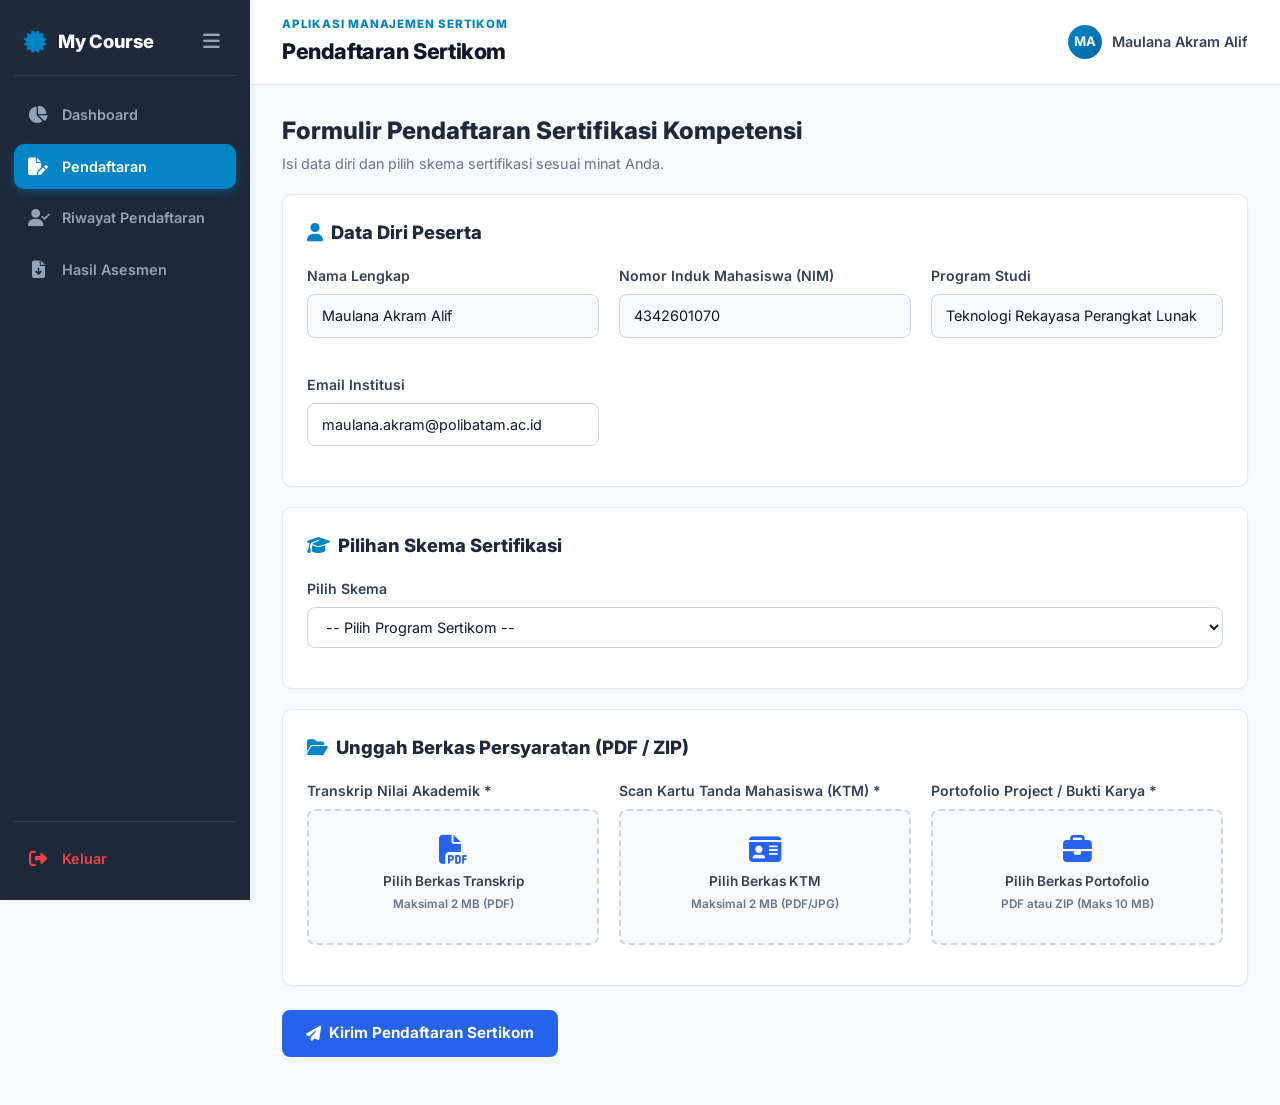
<file: pendaftaran_sertikom.html>
<!DOCTYPE html>
<html lang="id">
<head>
    <meta charset="UTF-8">
    <meta name="viewport" content="width=device-width, initial-scale=1.0">
    <title>Pendaftaran Sertikom - Manajemen Sertikom</title>
    <link href="https://fonts.googleapis.com/css2?family=Inter:wght@300;400;500;600;700;800&display=swap" rel="stylesheet">
    <link rel="stylesheet" href="https://cdnjs.cloudflare.com/ajax/libs/font-awesome/6.5.1/css/all.min.css">
    <link rel="stylesheet" href="style.css">
    <style>
        .form-grid { display: grid; grid-template-columns: repeat(auto-fit, minmax(280px, 1fr)); gap: 20px; }
        .form-group { display: flex; flex-direction: column; gap: 8px; margin-bottom: 16px; }
        label { font-size: 0.88rem; font-weight: 600; color: #334155; }
        input[type="text"], input[type="email"], select { width: 100%; padding: 10px 14px; border: 1px solid #cbd5e1; border-radius: 8px; font-size: 0.9rem; outline: none; }
        
        .file-upload-box { 
            border: 2px dashed #cbd5e1; 
            padding: 24px; 
            border-radius: 8px; 
            text-align: center; 
            background-color: #f8fafc; 
            cursor: pointer; 
            display: block;
            transition: border-color 0.2s, background-color 0.2s;
        }
        .file-upload-box:hover {
            border-color: #2563eb;
            background-color: #f0f6ff;
        }
        .file-upload-box input[type="file"] { display: none; }
        
        .btn-submit {
            background-color: #2563eb;
            color: #ffffff;
            border: none;
            padding: 12px 24px;
            border-radius: 8px;
            font-size: 0.95rem;
            font-weight: 700;
            cursor: pointer;
            display: inline-flex;
            align-items: center;
            gap: 8px;
            transition: background-color 0.2s, transform 0.1s;
        }
        .btn-submit:hover {
            background-color: #1d4ed8;
        }
        .btn-submit:active {
            transform: scale(0.98);
        }

        .alert-box { padding: 12px 16px; border-radius: 8px; margin-bottom: 20px; font-size: 0.9rem; display: flex; align-items: center; gap: 10px; }
        .alert-warning { background-color: #fef3c7; color: #92400e; border: 1px solid #fde68a; }
        .alert-success { background-color: #dcfce7; color: #166534; border: 1px solid #bbf7d0; }
        .hidden { display: none !important; }
    </style>
</head>
<body>

    <div class="app">
        <!-- SIDEBAR -->
        <aside class="sidebar" id="sidebar">
            <div>
                <div class="brand">
                    <div class="brand-title">
                        <i class="fa-solid fa-certificate fa-lg"></i>
                        <span class="brand-text">My Course</span>
                    </div>
                    <button type="button" id="sidebar-toggle" title="Buka/Tutup Sidebar">
                        <i class="fa-solid fa-bars"></i>
                    </button>
                </div>
                
                <ul class="menu-list">
                    <li class="menu-item" id="menu-dashboard">
                        <a href="dashboard_peserta.html">
                            <i class="fa-solid fa-chart-pie"></i> 
                            <span class="menu-text">Dashboard</span>
                        </a>
                    </li>
                    <li class="menu-item active" id="menu-pendaftaran">
                        <a href="pendaftaran_sertikom.html">
                            <i class="fa-solid fa-file-pen"></i> 
                            <span class="menu-text">Pendaftaran</span>
                        </a>
                    </li>
                    <li class="menu-item" id="menu-hasil">
                        <a href="hasil_seleksi.html">
                            <i class="fa-solid fa-user-check"></i> 
                            <span class="menu-text">Riwayat Pendaftaran</span>
                        </a>
                    </li>
                    <li class="menu-item" id="menu-sertifikat">
                        <a href="sertifikat_saya.html">
                            <i class="fa-solid fa-file-arrow-down"></i> 
                            <span class="menu-text">Hasil Asesmen</span>
                        </a>
                    </li>
                </ul>
            </div>

            <div class="menu-item logout-item">
                <a href="index.html">
                    <i class="fa-solid fa-right-from-bracket"></i> 
                    <span class="menu-text">Keluar</span>
                </a>
            </div>
        </aside>

        <!-- MAIN CONTENT -->
        <div class="main-content">
            <header class="topbar">
                <div>
                    <span class="top-label">APLIKASI MANAJEMEN SERTIKOM</span>
                    <h2 id="pageTitle">Pendaftaran Sertikom</h2>
                </div>
                <div class="top-right">
                    <div class="top-user">
                        <div class="avatar small" id="userAvatar">MA</div>
                        <span id="userName">Maulana Akram Alif</span>
                    </div>
                </div>
            </header>

            <div class="container">
                <div class="page-header" style="margin-bottom: 20px;">
                    <h2 style="font-size: 1.5rem; font-weight: 800; color: #1e293b;">Formulir Pendaftaran Sertifikasi Kompetensi</h2>
                    <p style="color: #64748b; font-size: 0.9rem; margin-top: 4px;">Isi data diri dan pilih skema sertifikasi sesuai minat Anda.</p>
                </div>

                <!-- Alert Sukses / Kuota Habis -->
                <div id="quotaAlert" class="alert-box alert-warning hidden">
                    <i class="fa-solid fa-triangle-exclamation fa-lg"></i>
                    <span><strong>Peringatan:</strong> Kuota untuk skema yang dipilih telah habis! Pendaftaran tidak dapat dilanjutkan.</span>
                </div>

                <div id="successAlert" class="alert-box alert-success hidden">
                    <i class="fa-solid fa-circle-check fa-lg"></i>
                    <span id="successMsg">Pendaftaran berhasil dikirim! Menunggu verifikasi berkas oleh operator.</span>
                </div>

                <form id="registrationForm" onsubmit="handleFormSubmit(event)">
                    <!-- Data Diri -->
                    <div class="card" style="background:#fff; padding:24px; border-radius:10px; border:1px solid #e2e8f0; margin-bottom:20px;">
                        <h3 class="section-title" style="font-size:1.15rem; margin-bottom:18px; color:#1e293b;">
                            <i class="fa-solid fa-user" style="color:#0284c7;"></i> Data Diri Peserta
                        </h3>
                        <div class="form-grid">
                            <div class="form-group">
                                <label>Nama Lengkap</label>
                                <input type="text" id="regNama" value="Maulana Akram Alif" required style="background-color:#f8fafc;">
                            </div>
                            <div class="form-group">
                                <label>Nomor Induk Mahasiswa (NIM)</label>
                                <input type="text" id="regNim" value="4342601070" required style="background-color:#f8fafc;">
                            </div>
                            <div class="form-group">
                                <label>Program Studi</label>
                                <input type="text" value="Teknologi Rekayasa Perangkat Lunak" readonly style="background-color:#f8fafc;">
                            </div>
                            <div class="form-group">
                                <label>Email Institusi</label>
                                <input type="email" id="regEmail" value="maulana.akram@polibatam.ac.id" required>
                            </div>
                        </div>
                    </div>

                    <!-- Skema Sertikom -->
                    <div class="card" style="background:#fff; padding:24px; border-radius:10px; border:1px solid #e2e8f0; margin-bottom:20px;">
                        <h3 class="section-title" style="font-size:1.15rem; margin-bottom:18px; color:#1e293b;">
                            <i class="fa-solid fa-graduation-cap" style="color:#0284c7;"></i> Pilihan Skema Sertifikasi
                        </h3>
                        <div class="form-group">
                            <label>Pilih Skema</label>
                            <select id="schemeSelect" onchange="checkQuota(this.value)" required>
                                <option value="" disabled selected>-- Pilih Program Sertikom --</option>
                                <option value="Rekayasa Perangkat Lunak">Rekayasa Perangkat Lunak (Sisa Kuota: 25)</option>
                                <option value="Jaringan Komputer & Siber">Jaringan Komputer & Siber (Sisa Kuota: 30)</option>
                                <option value="Desain Grafis & UI/UX">Desain Grafis & UI/UX (Sisa Kuota: 20)</option>
                                <option value="Cloud Architecture" disabled>Cloud Architecture (KUOTA HABIS)</option>
                            </select>
                        </div>
                    </div>

                    <!-- Unggah Berkas Persyaratan -->
                    <div class="card" style="background:#fff; padding:24px; border-radius:10px; border:1px solid #e2e8f0; margin-bottom:24px;">
                        <h3 class="section-title" style="font-size:1.15rem; margin-bottom:18px; color:#1e293b;">
                            <i class="fa-solid fa-folder-open" style="color:#0284c7;"></i> Unggah Berkas Persyaratan (PDF / ZIP)
                        </h3>
                        
                        <div class="form-grid">
                            <div class="form-group">
                                <label>Transkrip Nilai Akademik *</label>
                                <label class="file-upload-box" id="boxTranskrip">
                                    <input type="file" accept=".pdf" onchange="handleFileSelected(this, 'previewTranskrip')">
                                    <i class="fa-solid fa-file-pdf" style="font-size:1.8rem; color:#2563eb; margin-bottom:8px;"></i>
                                    <div style="font-size:0.85rem; font-weight:600;">Pilih Berkas Transkrip</div>
                                    <small style="color:#64748b;">Maksimal 2 MB (PDF)</small>
                                    <div id="previewTranskrip" style="margin-top:6px; color:#15803d; font-weight:700; font-size:0.8rem;"></div>
                                </label>
                            </div>

                            <div class="form-group">
                                <label>Scan Kartu Tanda Mahasiswa (KTM) *</label>
                                <label class="file-upload-box">
                                    <input type="file" accept=".pdf,image/*" onchange="handleFileSelected(this, 'previewKtm')">
                                    <i class="fa-solid fa-id-card" style="font-size:1.8rem; color:#2563eb; margin-bottom:8px;"></i>
                                    <div style="font-size:0.85rem; font-weight:600;">Pilih Berkas KTM</div>
                                    <small style="color:#64748b;">Maksimal 2 MB (PDF/JPG)</small>
                                    <div id="previewKtm" style="margin-top:6px; color:#15803d; font-weight:700; font-size:0.8rem;"></div>
                                </label>
                            </div>

                            <div class="form-group">
                                <label>Portofolio Project / Bukti Karya *</label>
                                <label class="file-upload-box">
                                    <input type="file" accept=".pdf,.zip" onchange="handleFileSelected(this, 'previewPorto')">
                                    <i class="fa-solid fa-briefcase" style="font-size:1.8rem; color:#2563eb; margin-bottom:8px;"></i>
                                    <div style="font-size:0.85rem; font-weight:600;">Pilih Berkas Portofolio</div>
                                    <small style="color:#64748b;">PDF atau ZIP (Maks 10 MB)</small>
                                    <div id="previewPorto" style="margin-top:6px; color:#15803d; font-weight:700; font-size:0.8rem;"></div>
                                </label>
                            </div>
                        </div>
                    </div>

                    <button type="submit" id="submitBtn" class="btn-submit">
                        <i class="fa-solid fa-paper-plane"></i> Kirim Pendaftaran Sertikom
                    </button>
                </form>
            </div>
        </div>
    </div>

    <script>
        // Set User Info
        const storedName = localStorage.getItem('userFullName') || 'Maulana Akram Alif';
        document.getElementById('userName').textContent = storedName;
        document.getElementById('regNama').value = storedName;
        const storedNim = localStorage.getItem('userNIM') || '4342601070';
        document.getElementById('regNim').value = storedNim;

        // Auto select scheme from URL param
        const urlParams = new URLSearchParams(window.location.search);
        const skemaParam = urlParams.get('skema');
        if (skemaParam) {
            document.getElementById('schemeSelect').value = skemaParam;
        }

        // Cek Kuota
        function checkQuota(scheme) {
            const alertBox = document.getElementById('quotaAlert');
            const submitBtn = document.getElementById('submitBtn');
            if (scheme === 'Cloud Architecture') {
                alertBox.classList.remove('hidden');
                submitBtn.disabled = true;
                submitBtn.style.opacity = '0.5';
            } else {
                alertBox.classList.add('hidden');
                submitBtn.disabled = false;
                submitBtn.style.opacity = '1';
            }
        }

        // Tampilkan Nama File yang Diunggah
        function handleFileSelected(input, previewId) {
            if (input.files && input.files[0]) {
                document.getElementById(previewId).textContent = `✓ ${input.files[0].name} (${(input.files[0].size/1024).toFixed(0)} KB)`;
            }
        }

        // Submit Form Handler
        function handleFormSubmit(e) {
            e.preventDefault();
            const skema = document.getElementById('schemeSelect').value;
            if (!skema) {
                alert('Silakan pilih skema sertifikasi terlebih dahulu.');
                return;
            }

            // Simpan status pendaftaran ke localStorage
            localStorage.setItem('pendaftaranAktif', 'true');
            localStorage.setItem('skemaTerdaftar', skema);
            localStorage.setItem('statusPendaftaran', 'Terdaftar');

            const successBox = document.getElementById('successAlert');
            successBox.classList.remove('hidden');
            window.scrollTo({ top: 0, behavior: 'smooth' });

            setTimeout(() => {
                window.location.href = 'hasil_seleksi.html';
            }, 1200);
        }

        // Sidebar toggle
        const sidebar = document.getElementById('sidebar');
        const toggleBtn = document.getElementById('sidebar-toggle');
        if (toggleBtn && sidebar) {
            toggleBtn.addEventListener('click', function() {
                sidebar.classList.toggle('collapsed');
                document.body.classList.toggle('sidebar-collapsed');
            });
        }
    </script>
</body>
</html>
</file>
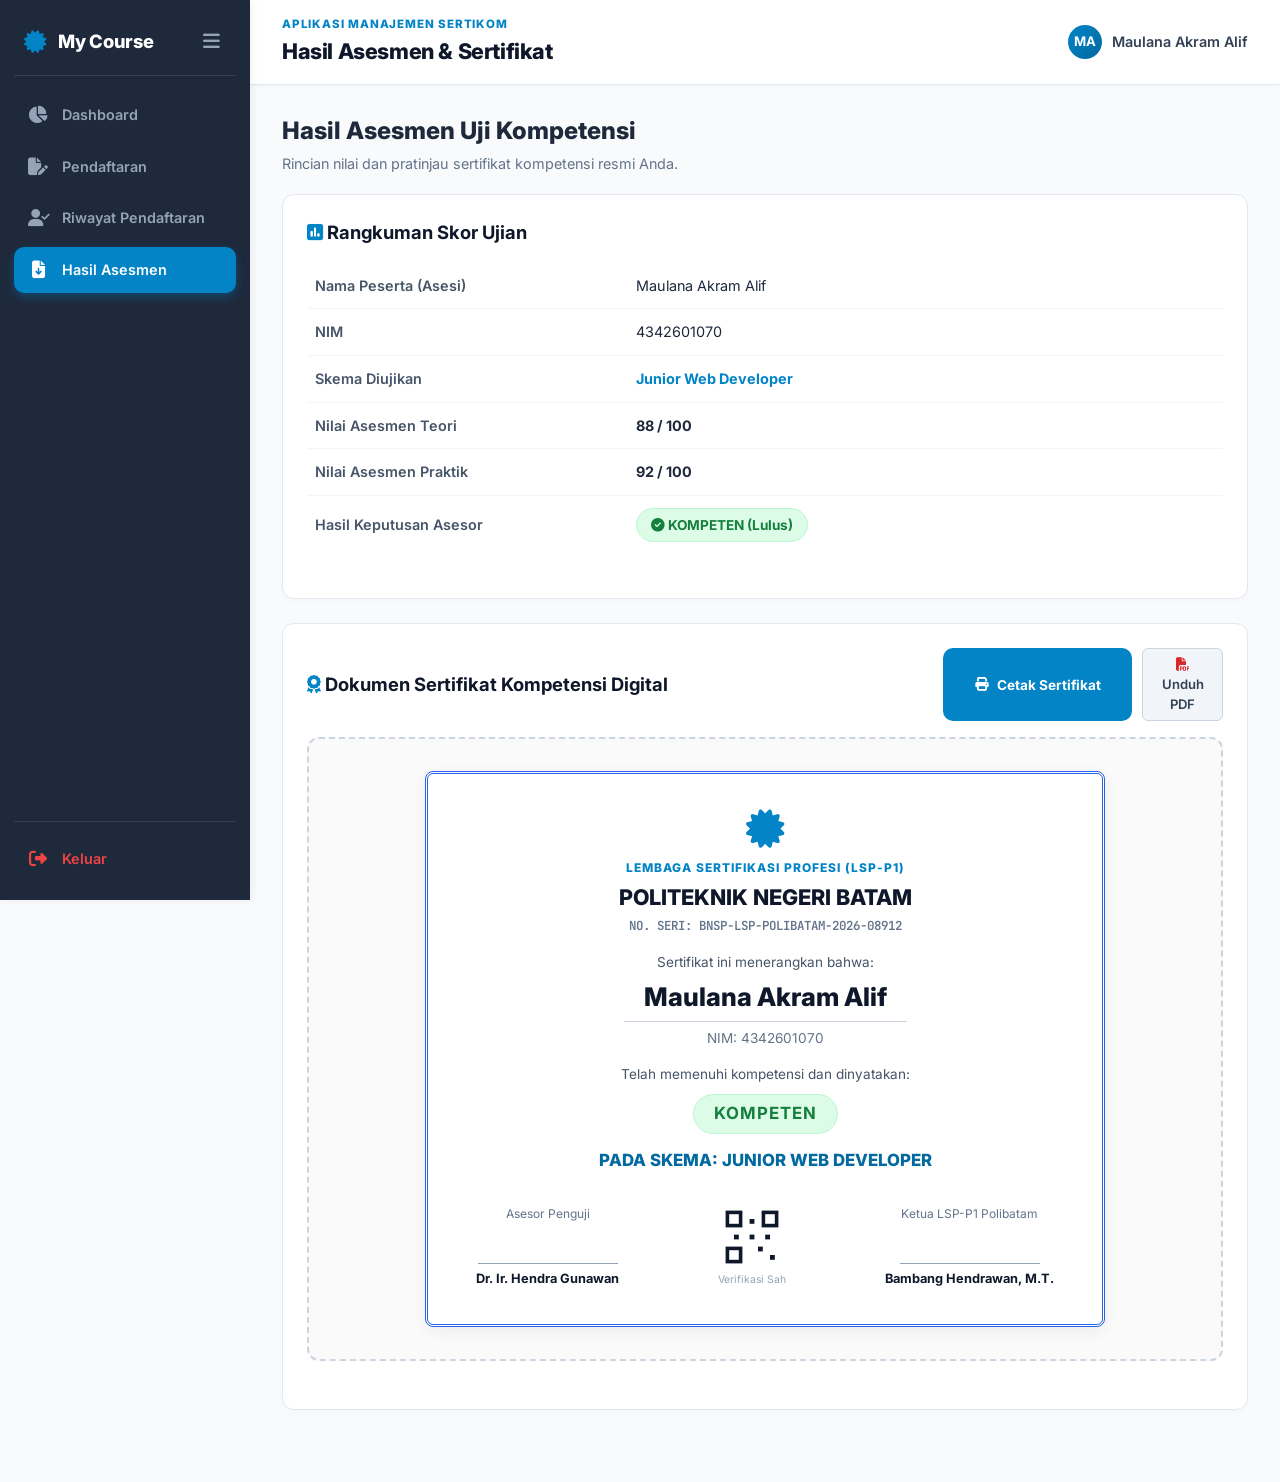
<file: sertifikat_saya.html>
<!DOCTYPE html>
<html lang="id">
<head>
    <meta charset="UTF-8">
    <meta name="viewport" content="width=device-width, initial-scale=1.0">
    <title>Hasil Asesmen & Sertifikat - Manajemen Sertikom</title>
    <link href="https://fonts.googleapis.com/css2?family=Inter:wght@300;400;500;600;700;800&family=JetBrains+Mono:wght@400;600&display=swap" rel="stylesheet">
    <link rel="stylesheet" href="https://cdnjs.cloudflare.com/ajax/libs/font-awesome/6.5.1/css/all.min.css">
    <link rel="stylesheet" href="style.css">
    <style>
        .cert-card {
            background: #ffffff;
            border-radius: 12px;
            border: 1px solid #e2e8f0;
            padding: 24px;
            box-shadow: 0 2px 4px rgba(0,0,0,0.02);
            margin-bottom: 24px;
        }

        .cert-preview-container {
            border: 2px dashed #cbd5e1;
            border-radius: 12px;
            padding: 32px 20px;
            background: #fafafa;
            text-align: center;
            margin-bottom: 24px;
        }

        .cert-border-inner {
            border: 3px double #2563eb;
            padding: 36px 28px;
            border-radius: 8px;
            background: #ffffff;
            max-width: 680px;
            margin: 0 auto;
            box-shadow: 0 4px 15px rgba(0,0,0,0.06);
            position: relative;
        }

        .data-table {
            width: 100%;
            border-collapse: collapse;
            margin-bottom: 20px;
        }

        .data-table tr {
            border-bottom: 1px solid #f1f5f9;
        }

        .data-table tr:last-child {
            border-bottom: none;
        }

        .data-table td {
            padding: 12px 8px;
            font-size: 0.9rem;
            vertical-align: middle;
        }

        .label-col {
            width: 35%;
            font-weight: 600;
            color: #475569;
        }

        .value-col {
            width: 65%;
            color: #1e293b;
        }

        .badge-status {
            display: inline-block;
            padding: 6px 14px;
            border-radius: 20px;
            font-size: 0.85rem;
            font-weight: 700;
        }

        .badge-lulus {
            background-color: #dcfce7;
            color: #15803d;
            border: 1px solid #bbf7d0;
        }

        @media print {
            body * { visibility: hidden; }
            .cert-border-inner, .cert-border-inner * { visibility: visible; }
            .cert-border-inner {
                position: absolute;
                left: 0;
                top: 0;
                width: 100%;
                border: 2px solid #000;
                box-shadow: none;
            }
        }
    </style>
</head>
<body>

    <div class="app">
        <!-- SIDEBAR -->
        <aside class="sidebar" id="sidebar">
            <div>
                <div class="brand">
                    <div class="brand-title">
                        <i class="fa-solid fa-certificate fa-lg"></i>
                        <span class="brand-text">My Course</span>
                    </div>
                    <button type="button" id="sidebar-toggle" title="Buka/Tutup Sidebar">
                        <i class="fa-solid fa-bars"></i>
                    </button>
                </div>
                
                <ul class="menu-list">
                    <li class="menu-item" id="menu-dashboard">
                        <a href="dashboard_peserta.html">
                            <i class="fa-solid fa-chart-pie"></i> 
                            <span class="menu-text">Dashboard</span>
                        </a>
                    </li>
                    <li class="menu-item" id="menu-pendaftaran">
                        <a href="pendaftaran_sertikom.html">
                            <i class="fa-solid fa-file-pen"></i> 
                            <span class="menu-text">Pendaftaran</span>
                        </a>
                    </li>
                    <li class="menu-item" id="menu-hasil">
                        <a href="hasil_seleksi.html">
                            <i class="fa-solid fa-user-check"></i> 
                            <span class="menu-text">Riwayat Pendaftaran</span>
                        </a>
                    </li>
                    <li class="menu-item active" id="menu-sertifikat">
                        <a href="sertifikat_saya.html">
                            <i class="fa-solid fa-file-arrow-down"></i> 
                            <span class="menu-text">Hasil Asesmen</span>
                        </a>
                    </li>
                </ul>
            </div>

            <div class="menu-item logout-item">
                <a href="index.html">
                    <i class="fa-solid fa-right-from-bracket"></i> 
                    <span class="menu-text">Keluar</span>
                </a>
            </div>
        </aside>

        <!-- MAIN CONTENT -->
        <div class="main-content">
            <header class="topbar">
                <div>
                    <span class="top-label">APLIKASI MANAJEMEN SERTIKOM</span>
                    <h2 id="pageTitle">Hasil Asesmen & Sertifikat</h2>
                </div>
                <div class="top-right">
                    <div class="top-user">
                        <div class="avatar small">MA</div>
                        <span>Maulana Akram Alif</span>
                    </div>
                </div>
            </header>

            <div class="container">
                <div class="page-header" style="margin-bottom: 20px;">
                    <h2 style="font-size: 1.5rem; font-weight: 800; color: #1e293b;">Hasil Asesmen Uji Kompetensi</h2>
                    <p style="color: #64748b; font-size: 0.9rem; margin-top: 4px;">Rincian nilai dan pratinjau sertifikat kompetensi resmi Anda.</p>
                </div>

                <!-- Card 1: Rincian Nilai -->
                <div class="cert-card">
                    <h3 style="font-size:1.15rem; font-weight:700; color:#0f172a; margin-bottom:16px;">
                        <i class="fa-solid fa-square-poll-vertical" style="color:#0284c7;"></i> Rangkuman Skor Ujian
                    </h3>
                    <table class="data-table">
                        <tr>
                            <td class="label-col">Nama Peserta (Asesi)</td>
                            <td class="value-col" id="certName">Maulana Akram Alif</td>
                        </tr>
                        <tr>
                            <td class="label-col">NIM</td>
                            <td class="value-col" id="certNim">4342601070</td>
                        </tr>
                        <tr>
                            <td class="label-col">Skema Diujikan</td>
                            <td class="value-col"><strong style="color:#0284c7;">Junior Web Developer</strong></td>
                        </tr>
                        <tr>
                            <td class="label-col">Nilai Asesmen Teori</td>
                            <td class="value-col"><strong>88 / 100</strong></td>
                        </tr>
                        <tr>
                            <td class="label-col">Nilai Asesmen Praktik</td>
                            <td class="value-col"><strong>92 / 100</strong></td>
                        </tr>
                        <tr>
                            <td class="label-col">Hasil Keputusan Asesor</td>
                            <td class="value-col">
                                <span class="badge-status badge-lulus">
                                    <i class="fa-solid fa-circle-check"></i> KOMPETEN (Lulus)
                                </span>
                            </td>
                        </tr>
                    </table>
                </div>

                <!-- Card 2: Pratinjau Sertifikat Digital Resmi -->
                <div class="cert-card">
                    <div style="display:flex; justify-content:space-between; align-items:center; margin-bottom:16px;">
                        <h3 style="font-size:1.15rem; font-weight:700; color:#0f172a;">
                            <i class="fa-solid fa-award" style="color:#0284c7;"></i> Dokumen Sertifikat Kompetensi Digital
                        </h3>
                        <div style="display:flex; gap:10px;">
                            <button class="btn-primary" style="padding:8px 16px; font-size:0.85rem;" onclick="window.print()">
                                <i class="fa-solid fa-print"></i> Cetak Sertifikat
                            </button>
                            <button class="btn-secondary" onclick="alert('Mengunduh Sertifikat Digital (PDF)...')">
                                <i class="fa-solid fa-file-pdf" style="color:#dc2626;"></i> Unduh PDF
                            </button>
                        </div>
                    </div>

                    <div class="cert-preview-container">
                        <div class="cert-border-inner">
                            <div style="display:flex; justify-content:center; align-items:center; gap:10px; margin-bottom:10px;">
                                <i class="fa-solid fa-certificate" style="font-size:2.4rem; color:#0284c7;"></i>
                            </div>
                            <div style="font-size:0.75rem; font-weight:800; color:#0284c7; letter-spacing:1px;">LEMBAGA SERTIFIKASI PROFESI (LSP-P1)</div>
                            <h2 style="font-size:1.35rem; font-weight:800; color:#0f172a; margin:4px 0;">POLITEKNIK NEGERI BATAM</h2>
                            <div style="font-size:0.78rem; font-weight:600; color:#64748b; margin-bottom:16px; font-family:'JetBrains Mono', monospace;">
                                NO. SERI: BNSP-LSP-POLIBATAM-2026-08912
                            </div>

                            <p style="font-size:0.85rem; color:#475569; margin-bottom:6px;">Sertifikat ini menerangkan bahwa:</p>
                            <h3 style="font-size:1.6rem; font-weight:800; color:#0f172a; border-bottom:1px solid #cbd5e1; display:inline-block; padding:0 20px 4px; margin-bottom:6px;">
                                Maulana Akram Alif
                            </h3>
                            <div style="font-size:0.85rem; color:#64748b; margin-bottom:16px;">NIM: 4342601070</div>

                            <p style="font-size:0.85rem; color:#475569; max-width:500px; margin:0 auto 10px;">
                                Telah memenuhi kompetensi dan dinyatakan:
                            </p>
                            <div style="margin-bottom:14px;">
                                <span class="badge-status badge-lulus" style="font-size:1.05rem; padding:6px 20px; letter-spacing:1px;">
                                    KOMPETEN
                                </span>
                            </div>
                            <div style="font-size:1.05rem; font-weight:800; color:#0369a1; text-transform:uppercase;">
                                Pada Skema: Junior Web Developer
                            </div>

                            <div style="display:flex; justify-content:space-between; align-items:flex-end; margin-top:32px; padding:0 20px;">
                                <div style="text-align:center;">
                                    <div style="font-size:0.75rem; color:#64748b;">Asesor Penguji</div>
                                    <div style="width:140px; height:1px; background:#94a3b8; margin:40px auto 4px;"></div>
                                    <strong style="font-size:0.8rem;">Dr. Ir. Hendra Gunawan</strong>
                                </div>
                                <div>
                                    <!-- QR Code -->
                                    <svg viewBox="0 0 100 100" width="60" height="60" fill="#0f172a">
                                        <rect width="28" height="28" x="6" y="6"/>
                                        <rect width="16" height="16" x="12" y="12" fill="#fff"/>
                                        <rect width="28" height="28" x="66" y="6"/>
                                        <rect width="16" height="16" x="72" y="12" fill="#fff"/>
                                        <rect width="28" height="28" x="6" y="66"/>
                                        <rect width="16" height="16" x="12" y="72" fill="#fff"/>
                                        <rect width="8" height="8" x="46" y="20"/>
                                        <rect width="8" height="8" x="46" y="46"/>
                                        <rect width="8" height="8" x="20" y="46"/>
                                        <rect width="8" height="8" x="72" y="46"/>
                                        <rect width="8" height="8" x="60" y="66"/>
                                        <rect width="8" height="8" x="80" y="80"/>
                                    </svg>
                                    <div style="font-size:0.65rem; color:#94a3b8;">Verifikasi Sah</div>
                                </div>
                                <div style="text-align:center;">
                                    <div style="font-size:0.75rem; color:#64748b;">Ketua LSP-P1 Polibatam</div>
                                    <div style="width:140px; height:1px; background:#94a3b8; margin:40px auto 4px;"></div>
                                    <strong style="font-size:0.8rem;">Bambang Hendrawan, M.T.</strong>
                                </div>
                            </div>
                        </div>
                    </div>
                </div>
            </div>
        </div>
    </div>

    <script>
        const storedName = localStorage.getItem('userFullName') || 'Maulana Akram Alif';
        document.getElementById('certName').textContent = storedName;
        const storedNim = localStorage.getItem('userNIM') || '4342601070';
        document.getElementById('certNim').textContent = storedNim;

        // Sidebar toggle
        const sidebar = document.getElementById('sidebar');
        const toggleBtn = document.getElementById('sidebar-toggle');
        if (toggleBtn && sidebar) {
            toggleBtn.addEventListener('click', function() {
                sidebar.classList.toggle('collapsed');
                document.body.classList.toggle('sidebar-collapsed');
            });
        }
    </script>
</body>
</html>
</file>
<file: style.css>
/* ==========================================================================
   SERTIKOM TRPL POLIBATAM - STYLESHEET RESMI
   Berdasarkan Referensi:
   1. Repository GitHub Maulana Akram Alif (pbl_1)
   2. Sistem Desain LSP-P1 & Dokumentasi Laporan TRPL Polibatam
   ========================================================================== */

@import url('https://fonts.googleapis.com/css2?family=Inter:wght@300;400;500;600;700;800&family=JetBrains+Mono:wght@400;600&display=swap');

*, *::before, *::after {
    box-sizing: border-box;
    margin: 0;
    padding: 0;
}

:root {
    --bg-main: #f8fafc;
    --bg-surface: #ffffff;
    --bg-subtle: #f1f5f9;
    
    --text-primary: #0f172a;
    --text-secondary: #334155;
    --text-muted: #64748b;
    
    --border-color: #e2e8f0;
    --border-subtle: #f1f5f9;
    
    --brand-primary: #0284c7;
    --brand-hover: #0369a1;
    --brand-light: #e0f2fe;
    
    --blue-primary: #2563eb;
    --blue-hover: #1d4ed8;
    --blue-light: #eff6ff;

    --success: #10b981;
    --success-bg: #ecfdf5;
    --warning: #f59e0b;
    --warning-bg: #fffbeb;
    --danger: #ef4444;
    --danger-bg: #fef2f2;
    
    --sidebar-bg: #1e293b;
    --sidebar-text: #94a3b8;
    --sidebar-hover: #334155;
    --sidebar-active: #0284c7;
    
    --radius-sm: 6px;
    --radius-md: 10px;
    --radius-lg: 14px;
    --radius-full: 9999px;
    
    --shadow-sm: 0 1px 3px rgba(0,0,0,0.04);
    --shadow-md: 0 4px 6px -1px rgba(0,0,0,0.06), 0 2px 4px -2px rgba(0,0,0,0.04);
    --shadow-lg: 0 10px 15px -3px rgba(0,0,0,0.08);
    
    --transition: all 0.2s cubic-bezier(0.4, 0, 0.2, 1);
}

body {
    font-family: 'Inter', system-ui, -apple-system, sans-serif;
    background-color: var(--bg-main);
    color: var(--text-primary);
    font-size: 13.5px;
    line-height: 1.5;
    -webkit-font-smoothing: antialiased;
}

button, input, select, textarea {
    font: inherit;
    color: inherit;
}

button {
    cursor: pointer;
    border: none;
    background: none;
    font-weight: 600;
    border-radius: var(--radius-sm);
    transition: var(--transition);
}

/* ==========================================================================
   LOGIN & REGISTER PAGE STYLES (index.html)
   ========================================================================== */
.auth-body {
    min-height: 100vh;
    display: flex;
    align-items: center;
    justify-content: center;
    background: radial-gradient(circle at top left, #e0f2fe 0%, #f8fafc 60%);
    padding: 20px;
}

.login-wrapper {
    display: flex;
    width: 100%;
    max-width: 1020px;
    min-height: 630px;
    background: #ffffff;
    border-radius: 18px;
    box-shadow: 0 20px 35px -10px rgba(2, 132, 199, 0.12), 0 1px 3px rgba(0,0,0,0.05);
    overflow: hidden;
    border: 1px solid var(--border-color);
}

.login-banner {
    flex: 1.05;
    background: linear-gradient(135deg, #0284c7 0%, #0369a1 100%);
    color: #ffffff;
    padding: 48px;
    display: flex;
    flex-direction: column;
    justify-content: space-between;
    position: relative;
    overflow: hidden;
}

.login-banner::after {
    content: '';
    position: absolute;
    bottom: -60px;
    right: -60px;
    width: 250px;
    height: 250px;
    background: radial-gradient(circle, rgba(255,255,255,0.15) 0%, transparent 70%);
    border-radius: 50%;
}

.brand-logo {
    display: flex;
    align-items: center;
    gap: 12px;
    font-size: 1.35rem;
    font-weight: 800;
    letter-spacing: -0.5px;
}

.login-form-container {
    flex: 1;
    padding: 44px 48px;
    display: flex;
    flex-direction: column;
    justify-content: center;
    overflow-y: auto;
}

.form-group {
    margin-bottom: 16px;
    display: flex;
    flex-direction: column;
    gap: 6px;
}

label {
    font-size: 0.86rem;
    font-weight: 600;
    color: var(--text-secondary);
}

.input-icon-wrapper {
    position: relative;
    display: flex;
    align-items: center;
}

.input-icon-wrapper i.left-icon {
    position: absolute;
    left: 14px;
    color: #94a3b8;
    font-size: 0.95rem;
}

.input-icon-wrapper i.toggle-password {
    position: absolute;
    right: 14px;
    color: #94a3b8;
    cursor: pointer;
    font-size: 0.95rem;
    padding: 4px;
}

input, select, textarea {
    width: 100%;
    padding: 10px 14px 10px 40px;
    border: 1px solid #cbd5e1;
    border-radius: var(--radius-md);
    font-size: 0.9rem;
    outline: none;
    background-color: #ffffff;
    transition: var(--transition);
}

input.no-icon, select.no-icon {
    padding-left: 14px;
}

input:focus, select:focus, textarea:focus {
    border-color: var(--brand-primary);
    box-shadow: 0 0 0 3px var(--brand-light);
}

.btn-primary {
    width: 100%;
    padding: 12px;
    background-color: var(--brand-primary);
    color: #ffffff;
    border: none;
    border-radius: var(--radius-md);
    font-size: 0.95rem;
    font-weight: 700;
    cursor: pointer;
    transition: background-color 0.2s, transform 0.1s;
    display: flex;
    align-items: center;
    justify-content: center;
    gap: 8px;
}

.btn-primary:hover {
    background-color: var(--brand-hover);
}

.btn-primary:active {
    transform: scale(0.99);
}

.btn-outline {
    width: 100%;
    padding: 11px;
    background-color: transparent;
    color: var(--brand-primary);
    border: 1px solid var(--brand-primary);
    border-radius: var(--radius-md);
    font-size: 0.92rem;
    font-weight: 700;
    cursor: pointer;
    transition: all 0.2s;
    margin-top: 10px;
    display: flex;
    align-items: center;
    justify-content: center;
    gap: 8px;
}

.btn-outline:hover {
    background-color: var(--brand-light);
}

.divider {
    display: flex;
    align-items: center;
    text-align: center;
    margin: 16px 0;
    color: var(--text-muted);
    font-size: 0.8rem;
}

.divider::before, .divider::after {
    content: '';
    flex: 1;
    border-bottom: 1px solid var(--border-color);
}

.divider span {
    padding: 0 10px;
}

.switch-form-text {
    text-align: center;
    margin-top: 16px;
    font-size: 0.88rem;
    color: var(--text-muted);
}

.switch-form-text a {
    color: var(--brand-primary);
    font-weight: 700;
    text-decoration: none;
    cursor: pointer;
}

.switch-form-text a:hover {
    text-decoration: underline;
}

.hidden {
    display: none !important;
}

/* ==========================================================================
   APP LAYOUT (Sidebar + Main Content)
   ========================================================================== */
.app {
    display: flex;
    min-height: 100vh;
}

.main-content {
    margin-left: 250px;
    width: calc(100% - 250px);
    min-height: 100vh;
    display: flex;
    flex-direction: column;
    flex-grow: 1;
    background-color: var(--bg-main);
    transition: margin-left 0.3s ease, width 0.3s ease;
}

body.sidebar-collapsed .main-content {
    margin-left: 70px;
    width: calc(100% - 70px);
}

/* Sidebar Styles */
.sidebar {
    width: 250px;
    height: 100vh;
    position: fixed;
    top: 0;
    left: 0;
    background-color: var(--sidebar-bg);
    color: #ffffff;
    display: flex;
    flex-direction: column;
    justify-content: space-between;
    padding: 18px 14px;
    transition: width 0.3s cubic-bezier(0.4, 0, 0.2, 1);
    z-index: 1000;
    overflow-x: hidden;
    box-shadow: 2px 0 8px rgba(0,0,0,0.06);
}

.sidebar.collapsed {
    width: 70px;
}

.brand {
    display: flex;
    align-items: center;
    justify-content: space-between;
    padding: 8px 10px 18px 10px;
    border-bottom: 1px solid rgba(255, 255, 255, 0.1);
    margin-bottom: 16px;
}

.brand-title {
    display: flex;
    align-items: center;
    gap: 12px;
    white-space: nowrap;
}

.brand-title i {
    color: var(--brand-primary);
    font-size: 1.4rem;
}

.brand-text {
    font-weight: 800;
    font-size: 1.15rem;
    color: #ffffff;
    letter-spacing: -0.3px;
}

.sidebar.collapsed .brand-text,
.sidebar.collapsed .menu-text {
    display: none;
}

#sidebar-toggle {
    background: transparent;
    border: none;
    color: #94a3b8;
    font-size: 1.2rem;
    cursor: pointer;
    padding: 6px;
    border-radius: 6px;
    display: flex;
    align-items: center;
    justify-content: center;
    transition: var(--transition);
}

#sidebar-toggle:hover {
    color: #ffffff;
    background-color: rgba(255, 255, 255, 0.1);
}

.menu-list {
    list-style: none;
    display: flex;
    flex-direction: column;
    gap: 6px;
}

.menu-item a {
    display: flex;
    align-items: center;
    gap: 14px;
    padding: 12px 14px;
    color: var(--sidebar-text);
    text-decoration: none;
    border-radius: var(--radius-md);
    font-weight: 600;
    font-size: 0.9rem;
    transition: var(--transition);
    white-space: nowrap;
}

.menu-item a i {
    font-size: 1.1rem;
    width: 20px;
    text-align: center;
}

.menu-item a:hover {
    color: #ffffff;
    background-color: var(--sidebar-hover);
}

.menu-item.active a {
    color: #ffffff;
    background-color: var(--sidebar-active);
    box-shadow: 0 4px 10px rgba(2, 132, 199, 0.35);
}

.logout-item {
    border-top: 1px solid rgba(255, 255, 255, 0.1);
    padding-top: 14px;
}

.logout-item a {
    color: #ef4444;
}

.logout-item a:hover {
    background-color: rgba(239, 68, 68, 0.15);
    color: #f87171;
}

/* ==========================================================================
   TOPBAR
   ========================================================================== */
.topbar {
    background-color: #ffffff;
    border-bottom: 1px solid var(--border-color);
    padding: 16px 32px;
    display: flex;
    justify-content: space-between;
    align-items: center;
    position: sticky;
    top: 0;
    z-index: 90;
    box-shadow: 0 1px 3px rgba(0,0,0,0.03);
}

.top-label {
    font-size: 0.72rem;
    font-weight: 800;
    color: var(--brand-primary);
    text-transform: uppercase;
    letter-spacing: 0.8px;
    display: block;
    margin-bottom: 2px;
}

.topbar h2 {
    font-size: 1.35rem;
    font-weight: 800;
    color: var(--text-primary);
    letter-spacing: -0.4px;
}

.top-right {
    display: flex;
    align-items: center;
    gap: 16px;
}

.top-user {
    display: flex;
    align-items: center;
    gap: 10px;
    font-weight: 600;
    font-size: 0.9rem;
    color: var(--text-secondary);
}

.avatar {
    width: 36px;
    height: 36px;
    border-radius: var(--radius-full);
    background: linear-gradient(135deg, #0284c7 0%, #0369a1 100%);
    color: #ffffff;
    display: flex;
    align-items: center;
    justify-content: center;
    font-weight: 700;
    font-size: 0.82rem;
}

.avatar.small {
    width: 34px;
    height: 34px;
}

.btn-logout {
    padding: 7px 14px;
    border-radius: var(--radius-md);
    background-color: #fee2e2;
    color: #dc2626;
    font-weight: 700;
    font-size: 0.85rem;
    text-decoration: none;
    display: inline-flex;
    align-items: center;
    gap: 6px;
    transition: var(--transition);
}

.btn-logout:hover {
    background-color: #fecaca;
    color: #b91c1c;
}

/* ==========================================================================
   CONTAINER & DASHBOARD CARDS
   ========================================================================== */
.container {
    padding: 28px 32px 48px;
    width: 100%;
    max-width: 1380px;
    margin: 0 auto;
}

.welcome-card {
    background: linear-gradient(135deg, #0284c7 0%, #0369a1 100%);
    color: #ffffff;
    border-radius: var(--radius-lg);
    padding: 28px 32px;
    margin-bottom: 24px;
    box-shadow: var(--shadow-md);
    position: relative;
    overflow: hidden;
}

.welcome-card::after {
    content: '';
    position: absolute;
    top: -40px;
    right: -40px;
    width: 200px;
    height: 200px;
    background: radial-gradient(circle, rgba(255,255,255,0.18) 0%, transparent 70%);
    border-radius: 50%;
}

.welcome-card h2 {
    font-size: 1.6rem;
    font-weight: 800;
    letter-spacing: -0.4px;
}

/* Stats Grid */
.stats-grid {
    display: grid;
    grid-template-columns: repeat(auto-fit, minmax(240px, 1fr));
    gap: 20px;
    margin-bottom: 28px;
}

.card {
    background: #ffffff;
    border: 1px solid var(--border-color);
    border-radius: var(--radius-md);
    padding: 20px;
    box-shadow: var(--shadow-sm);
    transition: transform 0.2s, box-shadow 0.2s;
}

.card:hover {
    box-shadow: var(--shadow-md);
}

.card-head {
    display: flex;
    justify-content: space-between;
    align-items: center;
    margin-bottom: 16px;
}

.card-head h3 {
    font-size: 1.1rem;
    font-weight: 700;
    color: var(--text-primary);
}

.label {
    font-size: 0.72rem;
    font-weight: 800;
    color: var(--brand-primary);
    text-transform: uppercase;
    letter-spacing: 0.5px;
    display: block;
    margin-bottom: 2px;
}

.badge {
    display: inline-block;
    padding: 4px 10px;
    border-radius: var(--radius-full);
    font-size: 0.75rem;
    font-weight: 700;
    margin-top: 8px;
}

.badge-success {
    background-color: var(--success-bg);
    color: var(--success);
    border: 1px solid rgba(16, 185, 129, 0.3);
}

.badge-warning {
    background-color: var(--warning-bg);
    color: var(--warning);
    border: 1px solid rgba(245, 158, 11, 0.3);
}

.badge-danger {
    background-color: var(--danger-bg);
    color: var(--danger);
    border: 1px solid rgba(239, 68, 68, 0.3);
}

.section-title {
    font-size: 1.15rem;
    font-weight: 800;
    color: var(--text-primary);
    margin-bottom: 14px;
    display: flex;
    align-items: center;
    gap: 8px;
}

/* ==========================================================================
   STEPPER PROGRESS ALUR SERTIKOM
   ========================================================================== */
.stepper {
    display: flex;
    justify-content: space-between;
    background: #ffffff;
    border: 1px solid var(--border-color);
    border-radius: var(--radius-md);
    padding: 20px;
    margin-bottom: 28px;
    position: relative;
}

.step {
    flex: 1;
    display: flex;
    flex-direction: column;
    align-items: center;
    text-align: center;
    position: relative;
    z-index: 2;
}

.step::before {
    content: '';
    position: absolute;
    top: 18px;
    left: 50%;
    width: 100%;
    height: 3px;
    background-color: #e2e8f0;
    z-index: 1;
}

.step:last-child::before {
    display: none;
}

.step-icon {
    width: 38px;
    height: 38px;
    border-radius: 50%;
    background-color: #f1f5f9;
    border: 2px solid #cbd5e1;
    color: #94a3b8;
    display: flex;
    align-items: center;
    justify-content: center;
    font-size: 0.95rem;
    margin-bottom: 8px;
    position: relative;
    z-index: 2;
    transition: var(--transition);
}

.step.completed .step-icon {
    background-color: #10b981;
    border-color: #10b981;
    color: #ffffff;
}

.step.completed::before {
    background-color: #10b981;
}

.step.active .step-icon {
    background-color: #0284c7;
    border-color: #0284c7;
    color: #ffffff;
    box-shadow: 0 0 0 4px #e0f2fe;
}

.step.active::before {
    background-color: #e2e8f0;
}

/* ==========================================================================
   SCHEME CARDS GRID (Peserta)
   ========================================================================== */
.scheme-grid {
    display: grid;
    grid-template-columns: repeat(auto-fit, minmax(310px, 1fr));
    gap: 20px;
    margin-top: 14px;
}

.scheme-card {
    background: #ffffff;
    border-radius: var(--radius-md);
    border: 1px solid var(--border-color);
    padding: 22px;
    display: flex;
    flex-direction: column;
    justify-content: space-between;
    box-shadow: var(--shadow-sm);
    transition: transform 0.2s, box-shadow 0.2s, border-color 0.2s;
}

.scheme-card:hover {
    transform: translateY(-4px);
    box-shadow: var(--shadow-md);
    border-color: rgba(2, 132, 199, 0.4);
}

.scheme-header {
    display: flex;
    justify-content: space-between;
    align-items: flex-start;
    margin-bottom: 12px;
}

.scheme-title {
    font-size: 1.15rem;
    font-weight: 700;
    color: var(--text-primary);
}

.scheme-desc {
    font-size: 0.875rem;
    color: var(--text-muted);
    margin-bottom: 15px;
    line-height: 1.5;
}

.scheme-requirements {
    background-color: #f8fafc;
    border: 1px solid var(--border-color);
    border-radius: var(--radius-sm);
    padding: 10px 14px;
    margin-bottom: 16px;
}

.scheme-requirements h5 {
    margin: 0 0 6px 0;
    font-size: 0.78rem;
    color: var(--text-secondary);
    text-transform: uppercase;
    letter-spacing: 0.5px;
}

.scheme-requirements ul {
    margin: 0;
    padding-left: 18px;
    font-size: 0.825rem;
    color: var(--text-secondary);
}

.scheme-footer {
    display: flex;
    justify-content: space-between;
    align-items: center;
    margin-top: auto;
    padding-top: 14px;
    border-top: 1px solid #f1f5f9;
}

.quota-info {
    font-size: 0.85rem;
    color: #059669;
    font-weight: 600;
}

.btn-apply {
    background-color: var(--blue-primary);
    color: #ffffff;
    border: none;
    padding: 9px 18px;
    border-radius: var(--radius-sm);
    font-size: 0.85rem;
    font-weight: 700;
    cursor: pointer;
    transition: background-color 0.2s;
    text-decoration: none;
    display: inline-block;
}

.btn-apply:hover {
    background-color: var(--blue-hover);
}

/* ==========================================================================
   ROLE STATS & ASSESSOR DASHBOARD
   ========================================================================== */
.role-stats {
    display: grid;
    grid-template-columns: repeat(auto-fit, minmax(180px, 1fr));
    gap: 16px;
    margin-bottom: 24px;
}

.role-stat {
    background: #ffffff;
    border: 1px solid var(--border-color);
    border-radius: var(--radius-md);
    padding: 18px 20px;
    display: flex;
    flex-direction: column;
}

.role-stat span {
    font-size: 0.82rem;
    font-weight: 600;
    color: var(--text-muted);
}

.role-stat strong {
    font-size: 1.8rem;
    font-weight: 800;
    color: var(--text-primary);
    margin: 4px 0 2px;
}

.role-stat small {
    font-size: 0.75rem;
    color: var(--brand-primary);
    font-weight: 600;
}

/* Schedule List */
.assessor-schedule {
    display: flex;
    flex-direction: column;
    gap: 12px;
}

.schedule-row {
    display: flex;
    align-items: center;
    gap: 16px;
    background: #f8fafc;
    border: 1px solid var(--border-color);
    border-radius: var(--radius-md);
    padding: 12px 16px;
}

.schedule-date {
    background: #ffffff;
    border: 1px solid #cbd5e1;
    border-radius: var(--radius-sm);
    padding: 6px 10px;
    text-align: center;
    min-width: 52px;
}

.schedule-date b {
    font-size: 1.15rem;
    color: #0284c7;
    display: block;
    line-height: 1;
}

.schedule-date small {
    font-size: 0.68rem;
    font-weight: 700;
    color: #64748b;
    text-transform: uppercase;
}

.status {
    padding: 4px 10px;
    border-radius: var(--radius-full);
    font-size: 0.75rem;
    font-weight: 700;
    margin-left: auto;
}

.blue-status {
    background: #e0f2fe;
    color: #0369a1;
}

/* Simple Table System (Assessor & Operator) */
.simple-table {
    border: 1px solid var(--border-color);
    border-radius: var(--radius-md);
    background: #ffffff;
    overflow-x: auto;
    margin-top: 10px;
}

.simple-row {
    display: grid;
    grid-template-columns: 1fr 1fr 1fr 1fr 1fr;
    align-items: center;
    padding: 12px 18px;
    border-bottom: 1px solid #f1f5f9;
    font-size: 0.88rem;
}

.simple-row.table-title {
    background: #f8fafc;
    font-weight: 700;
    color: var(--text-secondary);
    font-size: 0.8rem;
    text-transform: uppercase;
    letter-spacing: 0.5px;
    border-bottom: 1px solid var(--border-color);
}

.simple-row:last-child {
    border-bottom: none;
}

.status-badge {
    display: inline-block;
    padding: 4px 12px;
    border-radius: var(--radius-full);
    font-size: 0.78rem;
    font-weight: 700;
}

.status-badge.kompeten, .badge-terdaftar {
    background: #dcfce7;
    color: #15803d;
}

.status-badge.belum-kompeten, .badge-gagal {
    background: #fee2e2;
    color: #dc2626;
}

.status-badge.pending, .badge-pending {
    background: #fef3c7;
    color: #d97706;
}

.table-btn {
    padding: 6px 12px;
    border-radius: var(--radius-sm);
    font-size: 0.82rem;
    font-weight: 700;
    cursor: pointer;
}

.btn-action {
    background: var(--blue-primary);
    color: #ffffff;
}

.btn-action:hover {
    background: var(--blue-hover);
}

.btn-action.btn-outline {
    background: transparent;
    color: var(--blue-primary);
    border: 1px solid var(--blue-primary);
    margin: 0;
    width: auto;
}

/* ==========================================================================
   OPERATOR TABLES
   ========================================================================== */
.table-verifikasi .simple-row {
    grid-template-columns: 180px 180px 140px 240px 140px 100px 120px;
    min-width: 1100px;
    text-align: left;
}

.table-rekap .simple-row {
    grid-template-columns: 2fr 1fr 1fr 1fr 1fr;
    min-width: 700px;
}

.table-input-sertifikasi .simple-row {
    grid-template-columns: 1.5fr 2fr 2fr 1fr 1fr;
    min-width: 800px;
}

.table-input-jadwal .simple-row {
    grid-template-columns: 1.5fr 1fr 1.2fr 1fr 1.2fr 1fr;
    min-width: 850px;
}

.table-input-sertifikat .simple-row {
    grid-template-columns: 2fr 2fr 1fr;
    min-width: 650px;
}

.btn-secondary {
    background: #f1f5f9;
    color: #334155;
    border: 1px solid #cbd5e1;
    padding: 6px 12px;
    border-radius: var(--radius-sm);
    font-size: 0.82rem;
    font-weight: 600;
}

.btn-secondary:hover {
    background: #e2e8f0;
}

.btn-action-view {
    background: #f0fdf4;
    color: #15803d;
    border: 1px solid #bbf7d0;
    padding: 5px 10px;
    border-radius: var(--radius-sm);
    font-size: 0.8rem;
    font-weight: 600;
}

.btn-action-approve {
    background: #0284c7;
    color: #ffffff;
    padding: 6px 12px;
    border-radius: var(--radius-sm);
    font-size: 0.82rem;
    font-weight: 600;
}

.btn-action-approve:hover {
    background: #0369a1;
}

/* Modal Panels */
.modal-panel {
    display: none;
    position: fixed;
    top: 0;
    left: 0;
    width: 100%;
    height: 100%;
    background: rgba(15, 23, 42, 0.6);
    backdrop-filter: blur(4px);
    z-index: 2000;
    align-items: center;
    justify-content: center;
    padding: 20px;
}

.modal-panel.show, .modal-panel.active {
    display: flex;
}

.modal-card {
    background: #ffffff;
    border-radius: var(--radius-lg);
    width: 100%;
    max-width: 500px;
    padding: 24px;
    box-shadow: var(--shadow-lg);
    position: relative;
    animation: modalPop 0.2s ease;
}

@keyframes modalPop {
    from { opacity: 0; transform: scale(0.95); }
    to { opacity: 1; transform: scale(1); }
}

.modal-head {
    display: flex;
    justify-content: space-between;
    align-items: flex-start;
    border-bottom: 1px solid var(--border-color);
    padding-bottom: 12px;
}

.close-btn {
    font-size: 1.5rem;
    color: #94a3b8;
    background: none;
    border: none;
    cursor: pointer;
    line-height: 1;
}

.close-btn:hover {
    color: #ef4444;
}

/* Responsive */
@media (max-width: 768px) {
    .login-banner {
        display: none;
    }
    .login-wrapper {
        max-width: 440px;
    }
    .main-content {
        margin-left: 0 !important;
        width: 100% !important;
    }
    .sidebar {
        transform: translateX(-100%);
    }
    .sidebar.open {
        transform: translateX(0);
    }
    .topbar {
        padding: 14px 20px;
    }
    .container {
        padding: 20px 16px;
    }
}
</file>
